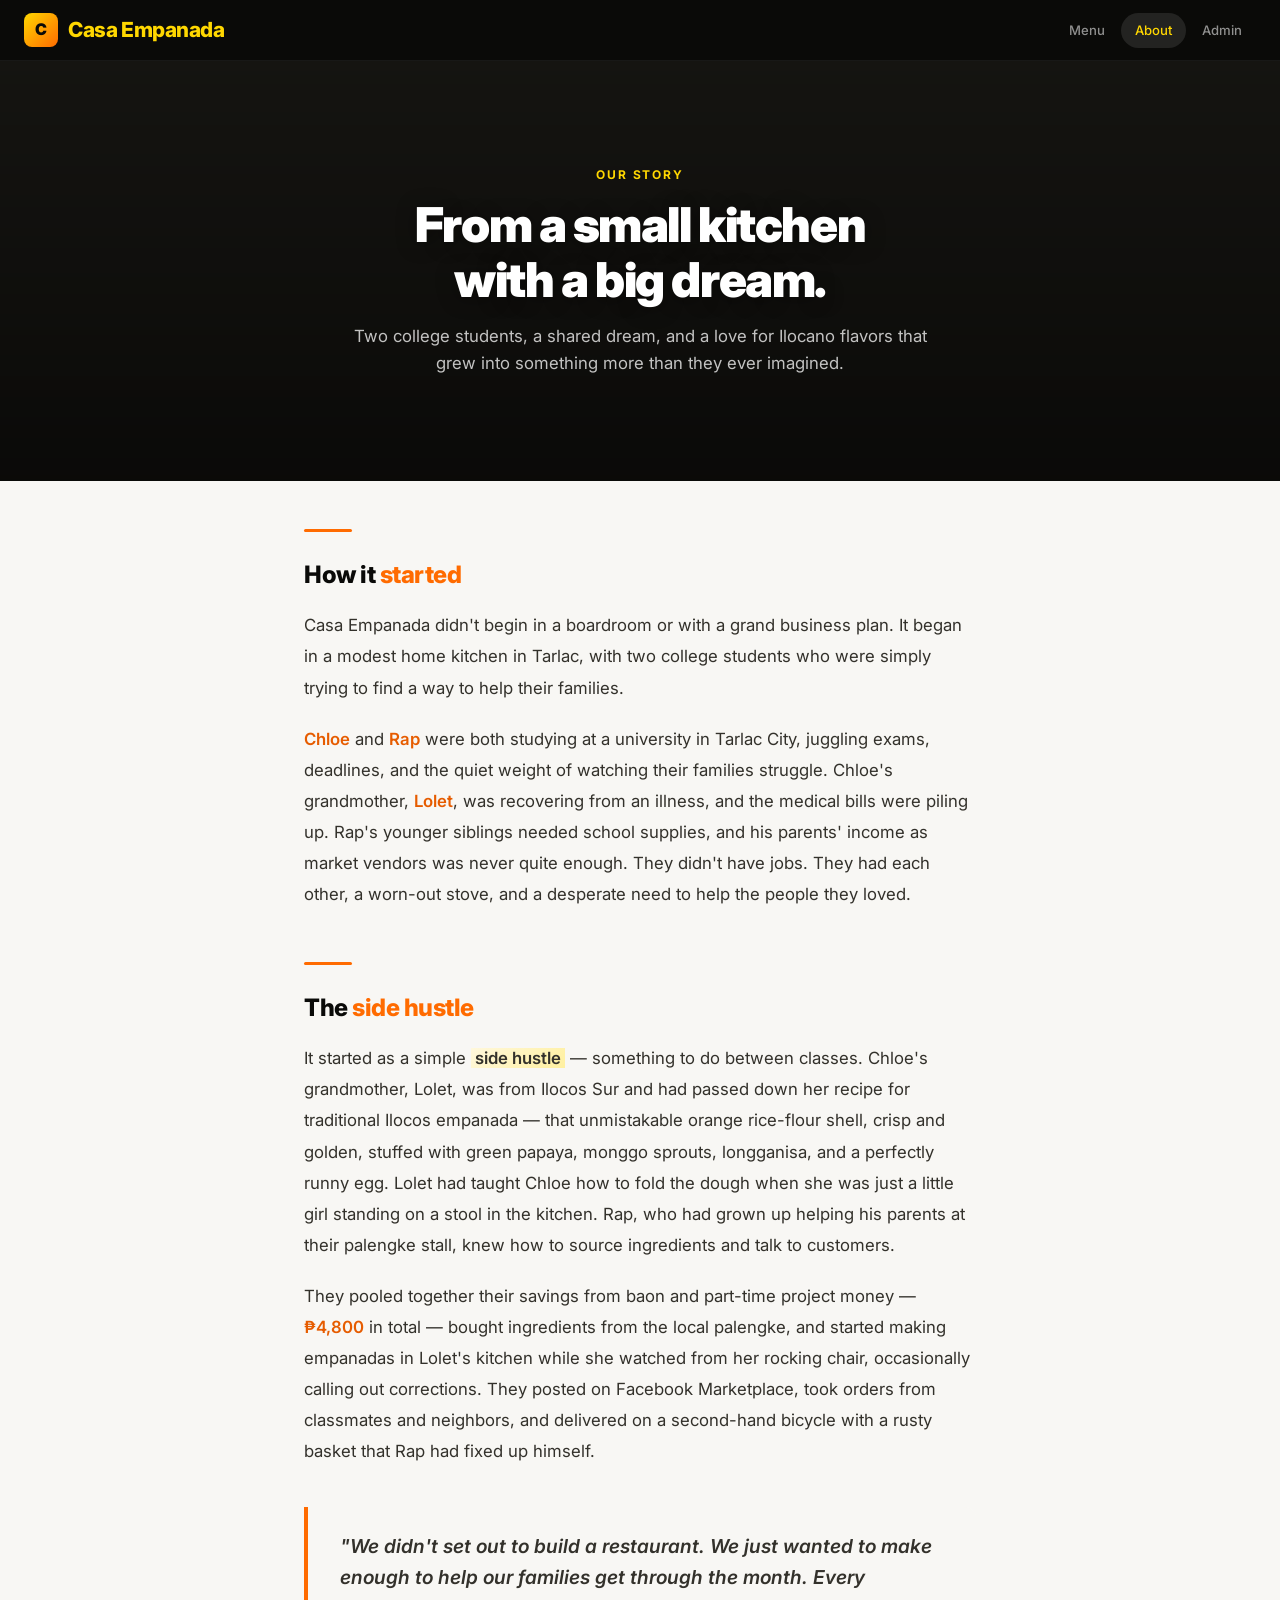
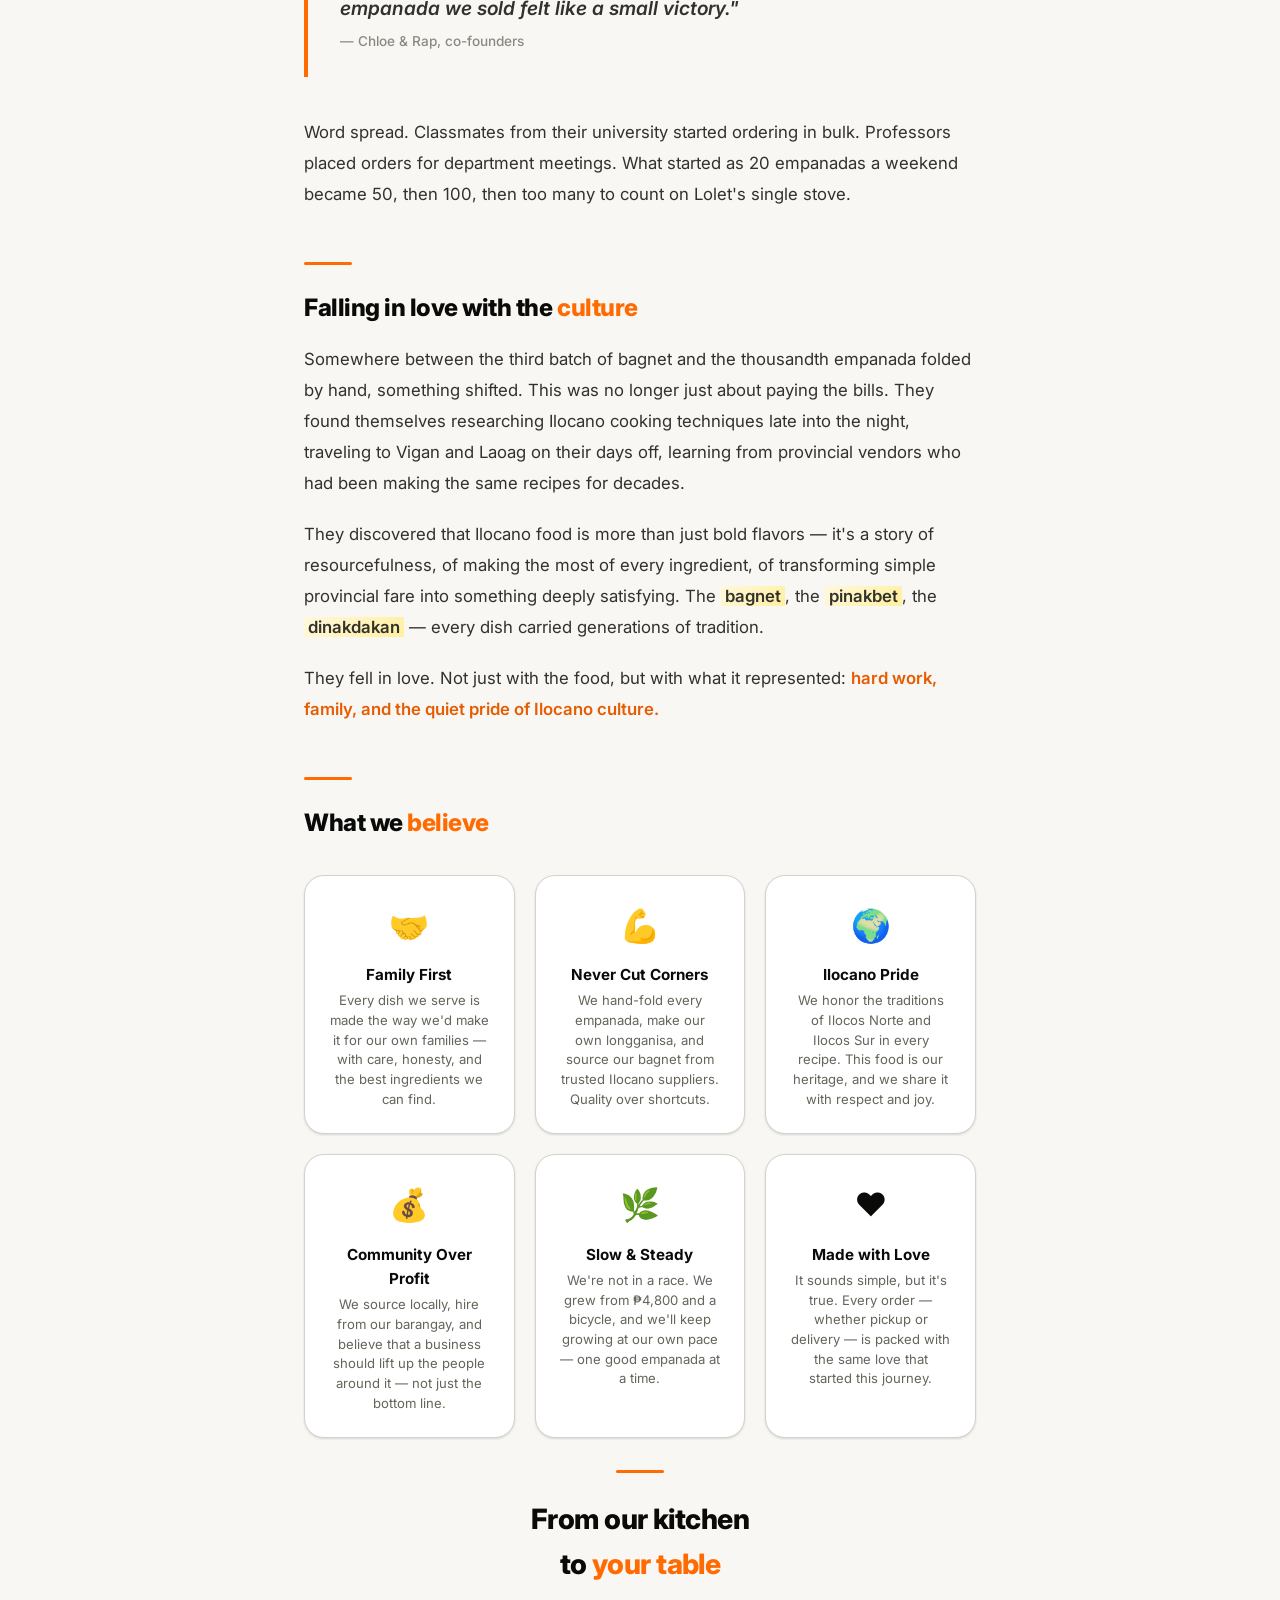
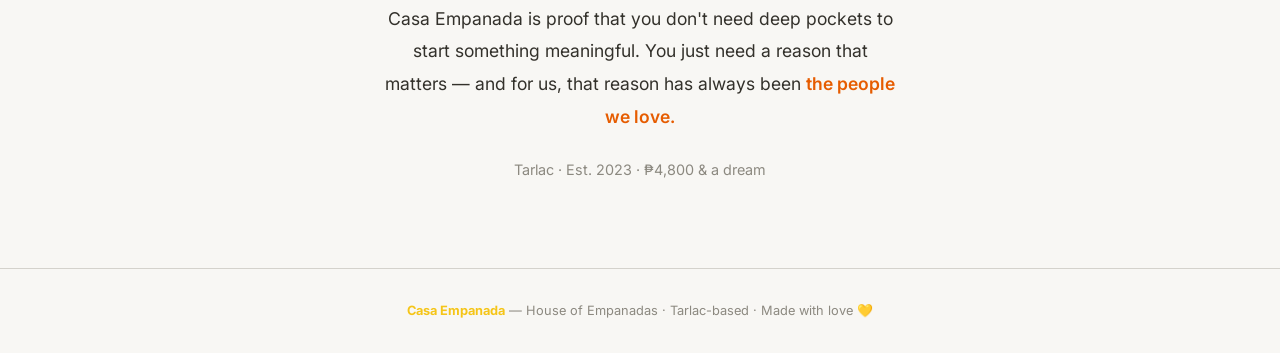
<file: about.html>
<!DOCTYPE html>
<html lang="en">
<head>
<meta charset="UTF-8">
<meta name="viewport" content="width=device-width, initial-scale=1.0">
<title>About Us — Casa Empanada</title>
<link rel="stylesheet" href="css/style.css">
<style>
  .about-hero {
    position: relative;
    min-height: 420px;
    display: flex;
    align-items: center;
    justify-content: center;
    overflow: hidden;
    background: var(--black-soft);
  }

  .about-hero-bg {
    position: absolute;
    inset: 0;
    background-image: url('https://images.unsplash.com/photo-1551218808-94e220e084d2?w=1600&q=80');
    background-size: cover;
    background-position: center 30%;
    filter: brightness(0.3) saturate(1.1);
  }

  .about-hero-bg::after {
    content: '';
    position: absolute;
    inset: 0;
    background: linear-gradient(180deg, rgba(0,0,0,0.2), rgba(0,0,0,0.6));
  }

  .about-hero-content {
    position: relative;
    z-index: 1;
    text-align: center;
    padding: 4rem 1.5rem;
    max-width: 640px;
  }

  .about-hero-content .label {
    font-size: 0.75rem;
    color: var(--yellow-400);
    letter-spacing: 0.15em;
    text-transform: uppercase;
    font-weight: 700;
    margin-bottom: 0.75rem;
  }

  .about-hero-content h1 {
    font-size: 3rem;
    font-weight: 900;
    letter-spacing: -0.03em;
    line-height: 1.15;
    color: white;
    text-shadow: 0 2px 20px rgba(0,0,0,0.4);
  }

  .about-hero-content p {
    color: rgba(255,255,255,0.75);
    font-size: 1.05rem;
    margin-top: 1rem;
    line-height: 1.6;
  }

  .about-section {
    max-width: 720px;
    margin: 0 auto;
    padding: 3rem 1.5rem 2rem;
  }

  .about-section:last-of-type {
    padding-bottom: 4rem;
  }

  .story-text {
    font-size: 1.05rem;
    line-height: 1.85;
    color: var(--neutral-700);
  }

  .story-text p {
    margin-bottom: 1.25rem;
  }

  .story-text .highlight {
    color: var(--orange-600);
    font-weight: 600;
  }

  .story-text .emph {
    background: linear-gradient(135deg, var(--yellow-100), var(--yellow-200));
    padding: 0 4px;
    font-weight: 600;
  }

  .pull-quote {
    margin: 2.5rem 0;
    padding: 1.5rem 2rem;
    border-left: 4px solid var(--orange-500);
    background: var(--neutral-50);
    border-radius: 0 var(--radius-md) var(--radius-md) 0;
    font-size: 1.2rem;
    font-weight: 600;
    font-style: italic;
    color: var(--neutral-700);
    line-height: 1.6;
  }

  .pull-quote cite {
    display: block;
    margin-top: 0.5rem;
    font-size: 0.85rem;
    font-weight: 500;
    font-style: normal;
    color: var(--neutral-400);
  }

  .values-grid {
    display: grid;
    grid-template-columns: repeat(3, 1fr);
    gap: 1.25rem;
    margin-top: 2rem;
  }

  .value-card {
    background: white;
    border-radius: var(--radius-lg);
    padding: 1.5rem;
    text-align: center;
    border: 1px solid var(--neutral-200);
    box-shadow: var(--shadow-sm);
    transition: var(--transition);
  }

  .value-card:hover {
    transform: translateY(-3px);
    box-shadow: var(--shadow-md);
  }

  .value-card .icon {
    font-size: 2rem;
    margin-bottom: 0.75rem;
  }

  .value-card h3 {
    font-size: 0.95rem;
    font-weight: 700;
    margin-bottom: 4px;
  }

  .value-card p {
    font-size: 0.82rem;
    color: var(--neutral-500);
    line-height: 1.5;
  }

  .section-title {
    font-size: 1.5rem;
    font-weight: 800;
    letter-spacing: -0.02em;
    margin-bottom: 1rem;
    color: var(--neutral-900);
  }

  .section-title .accent {
    color: var(--orange-500);
  }

  .divider-line {
    width: 48px;
    height: 3px;
    background: var(--orange-500);
    border-radius: 2px;
    margin-bottom: 1.5rem;
  }

  @media (max-width: 640px) {
    .about-hero-content h1 { font-size: 2rem; }
    .about-hero { min-height: 320px; }
    .about-section { padding: 2rem 1rem; }
    .values-grid { grid-template-columns: 1fr; }
    .pull-quote { padding: 1.25rem; font-size: 1.05rem; }
    .story-text { font-size: 0.95rem; }
  }
</style>
</head>
<body>

<header class="site-header">
  <div class="header-inner">
    <a href="index.html" class="logo">
      <span class="logo-icon">C</span>
      Casa Empanada
    </a>
    <nav class="site-nav">
      <a href="index.html">Menu</a>
      <a href="about.html" class="active">About</a>
      <a href="admin/login.html">Admin</a>
    </nav>
  </div>
</header>

<div class="about-hero">
  <div class="about-hero-bg"></div>
  <div class="about-hero-content animate-in">
    <div class="label">Our Story</div>
    <h1>From a small kitchen<br>with a big dream.</h1>
    <p>Two college students, a shared dream, and a love for Ilocano flavors that grew into something more than they ever imagined.</p>
  </div>
</div>

<div class="about-section">
  <div class="divider-line"></div>
  <h2 class="section-title">How it <span class="accent">started</span></h2>

  <div class="story-text">
    <p>
      Casa Empanada didn't begin in a boardroom or with a grand business plan. It began in a modest home kitchen in Tarlac,
      with two college students who were simply trying to find a way to help their families.
    </p>

    <p>
      <span class="highlight">Chloe</span> and <span class="highlight">Rap</span> were both studying at a university in Tarlac City,
      juggling exams, deadlines, and the quiet weight of watching their families struggle.
      Chloe's grandmother, <span class="highlight">Lolet</span>, was recovering from an illness, and the medical bills were piling up.
      Rap's younger siblings needed school supplies, and his parents' income as market vendors was never quite enough.
      They didn't have jobs. They had each other, a worn-out stove, and a desperate need to help the people they loved.
    </p>
  </div>
</div>

<div class="about-section" style="padding-top:0;">
  <div class="divider-line"></div>
  <h2 class="section-title">The <span class="accent">side hustle</span></h2>

  <div class="story-text">
    <p>
      It started as a simple <span class="emph">side hustle</span> — something to do between classes.
      Chloe's grandmother, Lolet, was from Ilocos Sur and had passed down her recipe for traditional
      Ilocos empanada — that unmistakable orange rice-flour shell, crisp and golden, stuffed with
      green papaya, monggo sprouts, longganisa, and a perfectly runny egg. Lolet had taught Chloe
      how to fold the dough when she was just a little girl standing on a stool in the kitchen.
      Rap, who had grown up helping his parents at their palengke stall, knew how to source
      ingredients and talk to customers.
    </p>

    <p>
      They pooled together their savings from baon and part-time project money —
      <span class="highlight">&#x20B1;4,800</span> in total — bought ingredients from the local palengke,
      and started making empanadas in Lolet's kitchen while she watched from her rocking chair,
      occasionally calling out corrections. They posted on Facebook Marketplace, took orders from
      classmates and neighbors, and delivered on a second-hand bicycle with a rusty basket
      that Rap had fixed up himself.
    </p>
  </div>

  <div class="pull-quote">
    "We didn't set out to build a restaurant. We just wanted to make enough to help our families 
    get through the month. Every empanada we sold felt like a small victory."
    <cite>&mdash; Chloe & Rap, co-founders</cite>
  </div>

  <div class="story-text">
    <p>
      Word spread. Classmates from their university started ordering in bulk. Professors placed
      orders for department meetings. What started as 20 empanadas a weekend became 50,
      then 100, then too many to count on Lolet's single stove.
    </p>
  </div>
</div>

<div class="about-section" style="padding-top:0;">
  <div class="divider-line"></div>
  <h2 class="section-title">Falling in love with the <span class="accent">culture</span></h2>

  <div class="story-text">
    <p>
      Somewhere between the third batch of bagnet and the thousandth empanada folded by hand, 
      something shifted. This was no longer just about paying the bills. 
      They found themselves researching Ilocano cooking techniques late into the night, 
      traveling to Vigan and Laoag on their days off, learning from provincial vendors who had 
      been making the same recipes for decades.
    </p>

    <p>
      They discovered that Ilocano food is more than just bold flavors — it's a story of 
      resourcefulness, of making the most of every ingredient, of transforming simple 
      provincial fare into something deeply satisfying. The <span class="emph">bagnet</span>, 
      the <span class="emph">pinakbet</span>, the <span class="emph">dinakdakan</span> — 
      every dish carried generations of tradition.
    </p>

    <p>
      They fell in love. Not just with the food, but with what it represented: 
      <span class="highlight">hard work, family, and the quiet pride of Ilocano culture.</span>
    </p>
  </div>
</div>

<div class="about-section" style="padding-top:0;">
  <div class="divider-line"></div>
  <h2 class="section-title">What we <span class="accent">believe</span></h2>

  <div class="values-grid">
    <div class="value-card">
      <div class="icon">&#x1F91D;</div>
      <h3>Family First</h3>
      <p>Every dish we serve is made the way we'd make it for our own families — with care, honesty, and the best ingredients we can find.</p>
    </div>
    <div class="value-card">
      <div class="icon">&#x1F4AA;</div>
      <h3>Never Cut Corners</h3>
      <p>We hand-fold every empanada, make our own longganisa, and source our bagnet from trusted Ilocano suppliers. Quality over shortcuts.</p>
    </div>
    <div class="value-card">
      <div class="icon">&#x1F30D;</div>
      <h3>Ilocano Pride</h3>
      <p>We honor the traditions of Ilocos Norte and Ilocos Sur in every recipe. This food is our heritage, and we share it with respect and joy.</p>
    </div>
    <div class="value-card">
      <div class="icon">&#x1F4B0;</div>
      <h3>Community Over Profit</h3>
      <p>We source locally, hire from our barangay, and believe that a business should lift up the people around it — not just the bottom line.</p>
    </div>
    <div class="value-card">
      <div class="icon">&#x1F33F;</div>
      <h3>Slow & Steady</h3>
      <p>We're not in a race. We grew from &#x20B1;4,800 and a bicycle, and we'll keep growing at our own pace — one good empanada at a time.</p>
    </div>
    <div class="value-card">
      <div class="icon">&#x2764;&#xFE0F;</div>
      <h3>Made with Love</h3>
      <p>It sounds simple, but it's true. Every order — whether pickup or delivery — is packed with the same love that started this journey.</p>
    </div>
  </div>
</div>

<div class="about-section" style="padding-top:0;text-align:center;max-width:560px;">
  <div class="divider-line" style="margin:0 auto 1.5rem;"></div>
  <h2 class="section-title" style="font-size:1.75rem;">From our kitchen<br>to <span class="accent">your table</span></h2>
  <div class="story-text" style="text-align:center;">
    <p style="font-size:1.1rem;">
      Casa Empanada is proof that you don't need deep pockets to start something meaningful. 
      You just need a reason that matters — and for us, that reason has always been 
      <span class="highlight">the people we love.</span>
    </p>
    <p style="color:var(--neutral-400);font-size:0.9rem;margin-top:1.5rem;">
      Tarlac &middot; Est. 2023 &middot; &#x20B1;4,800 & a dream
    </p>
  </div>
</div>

<footer style="border-top:1px solid var(--neutral-200);padding:2rem;text-align:center;">
  <div style="max-width:1280px;margin:0 auto;font-size:0.8rem;color:var(--neutral-400);">
    <span style="font-weight:700;color:var(--yellow-500);">Casa Empanada</span> &mdash; House of Empanadas &middot; Tarlac-based &middot; Made with love &#x1F49B;
  </div>
</footer>

</body>
</html>
</file>
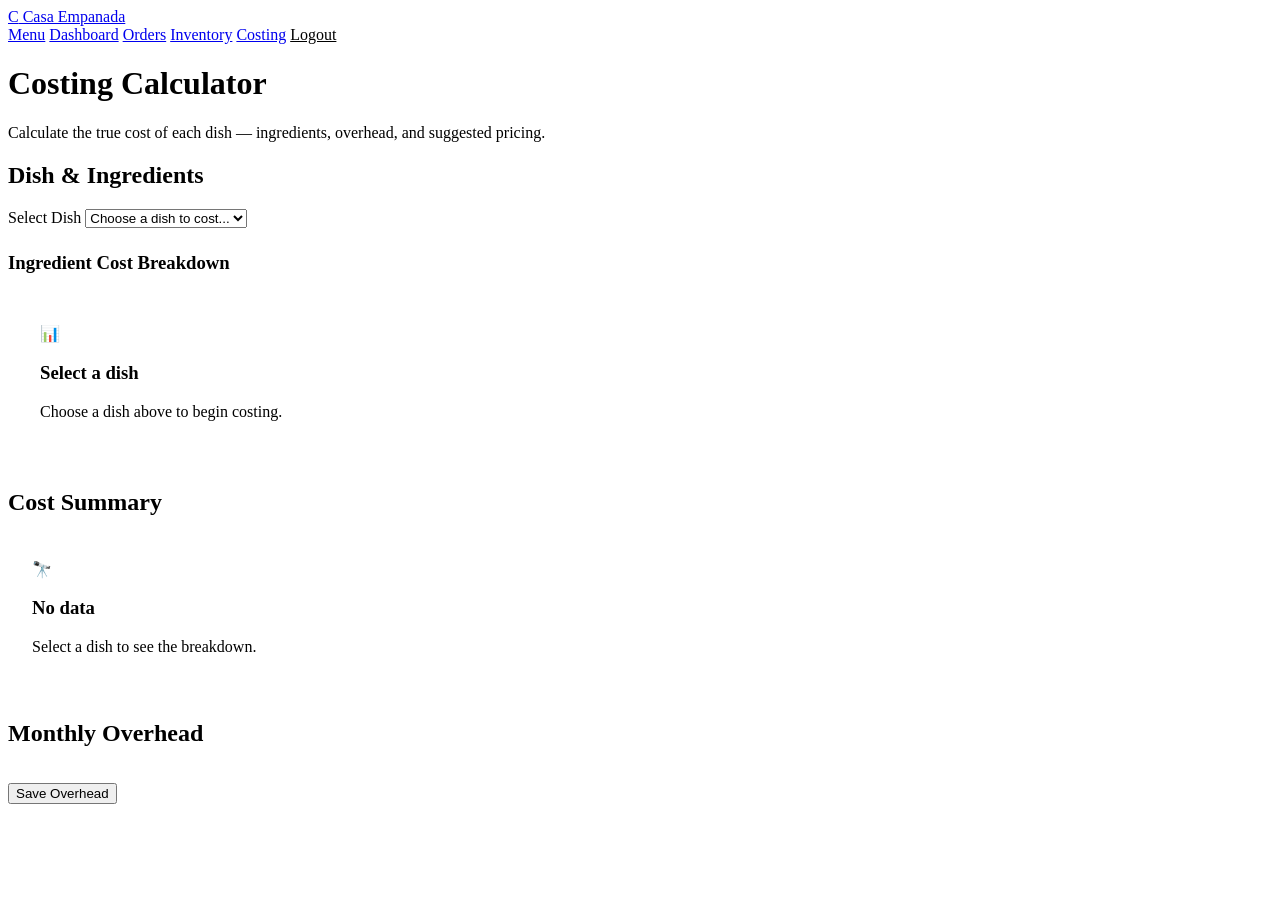
<file: admin/calculator.html>
<!DOCTYPE html>
<html lang="en">
<head>
  <meta charset="UTF-8">
  <meta name="viewport" content="width=device-width, initial-scale=1.0">
  <title>Costing Calculator — Casa Empanada</title>
  <link rel="stylesheet" href="https://casa-empanada.pages.dev/css/style.css">
</head>
<body>
  <header class="site-header">
    <div class="header-inner">
      <a href="https://casa-empanada.pages.dev/" class="logo">
        <span class="logo-icon">C</span>
        Casa Empanada
      </a>
      <nav class="site-nav">
        <a href="https://casa-empanada.pages.dev/">Menu</a>
        <a href="dashboard.html">Dashboard</a>
        <a href="orders.html">Orders</a>
        <a href="inventory.html">Inventory</a>
        <a href="calculator.html" class="active">Costing</a>
        <a href="login.html" onclick="Auth.logout()" style="color:var(--orange-500);">Logout</a>
      </nav>
    </div>
  </header>

  <main class="page">
    <div class="page-header">
      <h1>Costing Calculator</h1>
      <p>Calculate the true cost of each dish — ingredients, overhead, and suggested pricing.</p>
    </div>

    <div class="calc-layout">
      <div class="card">
        <div class="card-header">
          <h2>Dish & Ingredients</h2>
        </div>

        <div class="form-group">
          <label for="calcDish">Select Dish</label>
          <select class="form-select" id="calcDish">
            <option value="">Choose a dish to cost...</option>
          </select>
        </div>

        <div class="card-header" style="margin-top:1.5rem;">
          <h3>Ingredient Cost Breakdown</h3>
        </div>

        <div id="ingredientCosts">
          <div class="empty-state" style="padding:2rem;">
            <div class="icon">&#x1F4CA;</div>
            <h3>Select a dish</h3>
            <p>Choose a dish above to begin costing.</p>
          </div>
        </div>
      </div>

      <div>
        <div class="card calc-result">
          <div class="card-header">
            <h2>Cost Summary</h2>
          </div>
          <div id="resultContent">
            <div class="empty-state" style="padding:1.5rem;">
              <div class="icon">&#x1F52D;</div>
              <h3>No data</h3>
              <p>Select a dish to see the breakdown.</p>
            </div>
          </div>
        </div>

        <div class="card" style="margin-top:1.5rem;">
          <div class="card-header">
            <h2>Monthly Overhead</h2>
          </div>
          <div id="overheadFields"></div>
          <button class="btn btn-primary btn-sm" style="margin-top:1rem;" onclick="saveOverhead()">Save Overhead</button>
        </div>
      </div>
    </div>
  </main>

  <script>window.API_BASE = 'https://casa-empanada.pages.dev/api';</script>
  <script src="https://casa-empanada.pages.dev/js/data.js"></script>
  <script src="https://casa-empanada.pages.dev/js/api.js"></script>
  <script src="https://casa-empanada.pages.dev/js/auth.js"></script>
  <script>
    if (!Auth.guard()) {}

    const DEFAULT_PRESETS = {
      'Traditional Ilocos Empanada': [
        { name: 'Rice Flour', qty: 0.15, unit: 'kg', cost: 7.60 },
        { name: 'Green Papaya', qty: 0.08, unit: 'kg', cost: 4.80 },
        { name: 'Monggo Sprouts', qty: 0.05, unit: 'kg', cost: 4.00 },
        { name: 'Longganisa (bulk)', qty: 0.04, unit: 'kg', cost: 9.60 },
        { name: 'Eggs', qty: 1, unit: 'pcs', cost: 5.00 },
        { name: 'Cooking Oil', qty: 0.03, unit: 'L', cost: 2.20 },
      ],
      'Special Bagnet Empanada': [
        { name: 'Rice Flour', qty: 0.15, unit: 'kg', cost: 7.60 },
        { name: 'Bagnet', qty: 0.08, unit: 'kg', cost: 28.80 },
        { name: 'Green Papaya', qty: 0.05, unit: 'kg', cost: 3.00 },
        { name: 'Eggs', qty: 1, unit: 'pcs', cost: 5.00 },
        { name: 'Cooking Oil', qty: 0.03, unit: 'L', cost: 2.20 },
      ],
      'Garlic Longganisa': [
        { name: 'Longganisa (bulk)', qty: 0.15, unit: 'kg', cost: 36.00 },
        { name: 'Eggs', qty: 2, unit: 'pcs', cost: 10.00 },
        { name: 'Cooking Oil', qty: 0.02, unit: 'L', cost: 1.40 },
      ],
      'Bagnet Kare-Kare': [
        { name: 'Bagnet', qty: 0.15, unit: 'kg', cost: 54.00 },
        { name: 'Peanut Butter', qty: 0.04, unit: 'kg', cost: 6.40 },
        { name: 'Cooking Oil', qty: 0.02, unit: 'L', cost: 1.40 },
      ],
      'Sizzling Sisig': [
        { name: 'Eggs', qty: 1, unit: 'pcs', cost: 5.00 },
        { name: 'Calamansi', qty: 0.01, unit: 'kg', cost: 1.20 },
        { name: 'Cooking Oil', qty: 0.02, unit: 'L', cost: 1.40 },
      ],
    };

    let currentDish = '';

    function getIngredients(name) {
      const saved = (DB.expenses.dishCosts || {})[name];
      return saved || DEFAULT_PRESETS[name] || [
        { name: 'Rice Flour', qty: 0.1, unit: 'kg', cost: 5.00 },
        { name: 'Cooking Oil', qty: 0.02, unit: 'L', cost: 1.40 },
      ];
    }

    function populateDishSelect() {
      const sel = document.getElementById('calcDish');
      const dishes = DB.dishes.filter(d => d.available);
      dishes.forEach(d => {
        const opt = document.createElement('option');
        opt.value = d.name;
        opt.textContent = `${d.emoji || ''} ${d.name} — ₱${d.price.toFixed(2)}`;
        sel.appendChild(opt);
      });
    }

    function renderOverhead() {
      const container = document.getElementById('overheadFields');
      const overhead = DB.expenses.overhead;
      const fields = [
        { key: 'rent', label: 'Rent', icon: '\u{1F3E2}' },
        { key: 'utilities', label: 'Utilities', icon: '\u{26A1}' },
        { key: 'labor', label: 'Labor', icon: '\u{1F468}\u200D\u{1F373}' },
        { key: 'marketing', label: 'Marketing', icon: '\u{1F4E2}' },
        { key: 'misc', label: 'Miscellaneous', icon: '\u{1F4B0}' },
      ];
      container.innerHTML = fields.map(f => `
        <div class="cost-item">
          <span class="label">${f.icon} ${f.label}</span>
          <span style="display:flex;align-items:center;gap:8px;">
            <span>₱</span>
            <input type="number" class="form-input" style="width:100px;padding:6px 10px;text-align:right;" value="${overhead[f.key]}" data-key="${f.key}">
          </span>
        </div>
      `).join('');
    }

    function saveOverhead() {
      const overhead = DB.expenses.overhead;
      document.querySelectorAll('#overheadFields input').forEach(inp => {
        overhead[inp.dataset.key] = parseFloat(inp.value) || 0;
      });
      DB.sync.updateExpenses({ overhead });
      DB.toast('Overhead saved');
      calculateCost();
    }

    function readIngredientInputs() {
      const rows = document.querySelectorAll('#ingredientRows .ing-row');
      return Array.from(rows).map(row => ({
        name: row.querySelector('.ing-name').value.trim(),
        qty: parseFloat(row.querySelector('.ing-qty').value) || 0,
        unit: row.querySelector('.ing-unit').value,
        cost: parseFloat(row.querySelector('.ing-cost').value) || 0,
      })).filter(i => i.name);
    }

    function saveIngredients() {
      if (!currentDish) return;
      const ingredients = readIngredientInputs();
      const costs = { ...(DB.expenses.dishCosts || {}) };
      costs[currentDish] = ingredients;
      DB.sync.updateExpenses({ dishCosts: costs });
      DB.toast('Ingredients saved for ' + currentDish);
      calculateCost();
    }

    function renderIngredientEditor(dishName) {
      currentDish = dishName;
      const ingredients = getIngredients(dishName);
      const container = document.getElementById('ingredientCosts');

      container.innerHTML = `
        <div id="ingredientRows" style="display:grid;gap:6px;">
          ${ingredients.map((i, idx) => `
            <div class="ing-row" style="display:flex;gap:6px;align-items:center;flex-wrap:wrap;">
              <input class="form-input ing-name" value="${i.name}" placeholder="Ingredient" style="flex:2;min-width:100px;padding:6px 8px;">
              <input type="number" class="form-input ing-qty" value="${i.qty}" step="0.001" style="width:70px;padding:6px 8px;text-align:right;">
              <select class="form-select ing-unit" style="width:65px;padding:6px 4px;">
                ${['kg','g','L','ml','pcs','packs'].map(u => `<option value="${u}" ${i.unit === u ? 'selected' : ''}>${u}</option>`).join('')}
              </select>
              <span style="font-size:0.85rem;color:var(--neutral-400);">₱</span>
              <input type="number" class="form-input ing-cost" value="${i.cost}" step="0.01" style="width:80px;padding:6px 8px;text-align:right;">
              <button class="btn btn-danger btn-sm" onclick="this.closest('.ing-row').remove(); saveIngredients();" style="padding:4px 8px;font-size:0.8rem;">&times;</button>
            </div>
          `).join('')}
        </div>
        <div style="display:flex;gap:8px;margin-top:10px;">
          <button class="btn btn-ghost btn-sm" onclick="addIngredientRow()">+ Add Ingredient</button>
          <button class="btn btn-primary btn-sm" onclick="saveIngredients()">Save Ingredients</button>
        </div>
        <div class="cost-total" style="margin-top:10px;border-top-color:var(--orange-300);">
          <span>Ingredient Total</span>
          <span>₱<span id="ingredientTotal">${ingredients.reduce((s, i) => s + i.cost, 0).toFixed(2)}</span></span>
        </div>
      `;
      calculateCost();
    }

    function addIngredientRow() {
      const rows = document.getElementById('ingredientRows');
      const row = document.createElement('div');
      row.className = 'ing-row';
      row.style.cssText = 'display:flex;gap:6px;align-items:center;flex-wrap:wrap;';
      row.innerHTML = `
        <input class="form-input ing-name" placeholder="Ingredient" style="flex:2;min-width:100px;padding:6px 8px;">
        <input type="number" class="form-input ing-qty" value="0" step="0.001" style="width:70px;padding:6px 8px;text-align:right;">
        <select class="form-select ing-unit" style="width:65px;padding:6px 4px;">
          ${['kg','g','L','ml','pcs','packs'].map(u => `<option value="${u}">${u}</option>`).join('')}
        </select>
        <span style="font-size:0.85rem;color:var(--neutral-400);">₱</span>
        <input type="number" class="form-input ing-cost" value="0" step="0.01" style="width:80px;padding:6px 8px;text-align:right;">
        <button class="btn btn-danger btn-sm" onclick="this.closest('.ing-row').remove(); saveIngredients();" style="padding:4px 8px;font-size:0.8rem;">&times;</button>
      `;
      rows.appendChild(row);
      row.querySelector('.ing-name').focus();
    }

    function calculateCost() {
      const dishName = document.getElementById('calcDish').value;
      const resultContainer = document.getElementById('resultContent');

      if (!dishName || dishName !== currentDish) {
        if (!dishName) {
          document.getElementById('ingredientCosts').innerHTML = '<div class="empty-state" style="padding:2rem;"><div class="icon">\u{1F4CA}</div><h3>Select a dish</h3><p>Choose a dish above to begin costing.</p></div>';
          resultContainer.innerHTML = '<div class="empty-state" style="padding:1.5rem;"><div class="icon">\u{1F52D}</div><h3>No data</h3><p>Select a dish to see the breakdown.</p></div>';
        }
        return;
      }

      const ingredients = readIngredientInputs();
      const ingredientTotal = ingredients.reduce((s, i) => s + i.cost, 0);
      document.getElementById('ingredientTotal').textContent = ingredientTotal.toFixed(2);

      const dish = DB.dishes.find(d => d.name === dishName);
      const menuPrice = dish ? dish.price : 0;

      const overhead = DB.expenses.overhead;
      const totalMonthlyOverhead = Object.values(overhead).reduce((s, v) => s + (parseFloat(v) || 0), 0);
      const estimatedDishesPerMonth = menuPrice > 0 ? Math.max(200, Math.round(120000 / menuPrice)) : 300;
      const overheadPerDish = totalMonthlyOverhead / estimatedDishesPerMonth;

      const totalCost = ingredientTotal + overheadPerDish;
      const suggestedPrice = totalCost * 3;
      const profitMargin = menuPrice > 0 ? ((menuPrice - totalCost) / menuPrice * 100) : 0;
      const foodCostPct = menuPrice > 0 ? (totalCost / menuPrice * 100) : 0;

      resultContainer.innerHTML = `
        <div class="cost-item">
          <span class="label">Ingredients</span>
          <span class="value">₱${ingredientTotal.toFixed(2)}</span>
        </div>
        <div class="cost-item">
          <span class="label">Overhead (per dish)</span>
          <span class="value">₱${overheadPerDish.toFixed(2)}</span>
        </div>
        <div class="cost-item">
          <span class="label">Est. dishes/month</span>
          <span class="value">${estimatedDishesPerMonth}</span>
        </div>
        <div class="cost-total">
          <span>True Cost / Dish</span>
          <span style="color:var(--orange-500);">₱${totalCost.toFixed(2)}</span>
        </div>
        ${menuPrice > 0 ? `
          <div class="cost-item" style="margin-top:8px;padding-top:12px;border-top:1px solid var(--neutral-200);">
            <span class="label">Current Menu Price</span>
            <span class="value">₱${menuPrice.toFixed(2)}</span>
          </div>
          <div class="cost-item">
            <span class="label">Food Cost %</span>
            <span class="value badge ${foodCostPct > 35 ? 'badge-warning' : 'badge-success'}" style="font-size:0.9rem;">${foodCostPct.toFixed(1)}%</span>
          </div>
          <div class="cost-item">
            <span class="label">Profit Margin</span>
            <span class="value" style="font-weight:700;color:${profitMargin < 20 ? '#DC2626' : '#16A34A'};">${profitMargin.toFixed(1)}%</span>
          </div>
        ` : `
          <div class="cost-item" style="margin-top:8px;padding-top:12px;border-top:1px solid var(--neutral-200);">
            <span class="label">Suggested Price (3x cost)</span>
            <span class="value" style="font-weight:700;color:var(--orange-500);">₱${suggestedPrice.toFixed(2)}</span>
          </div>
        `}
        <div style="margin-top:16px;padding:12px;background:var(--orange-50);border-radius:var(--radius-sm);font-size:0.8rem;color:var(--orange-800);">
          <strong>Pro tip:</strong> Target a food cost between 25–35%. Adjust portion sizes or suppliers to optimize margins.
        </div>
      `;
    }

    document.getElementById('calcDish').addEventListener('change', function() {
      const name = this.value;
      if (name) renderIngredientEditor(name);
      else calculateCost();
    });

    document.addEventListener('DOMContentLoaded', () => {
      populateDishSelect();
      renderOverhead();
    });
  </script>
</body>
</html>
</file>
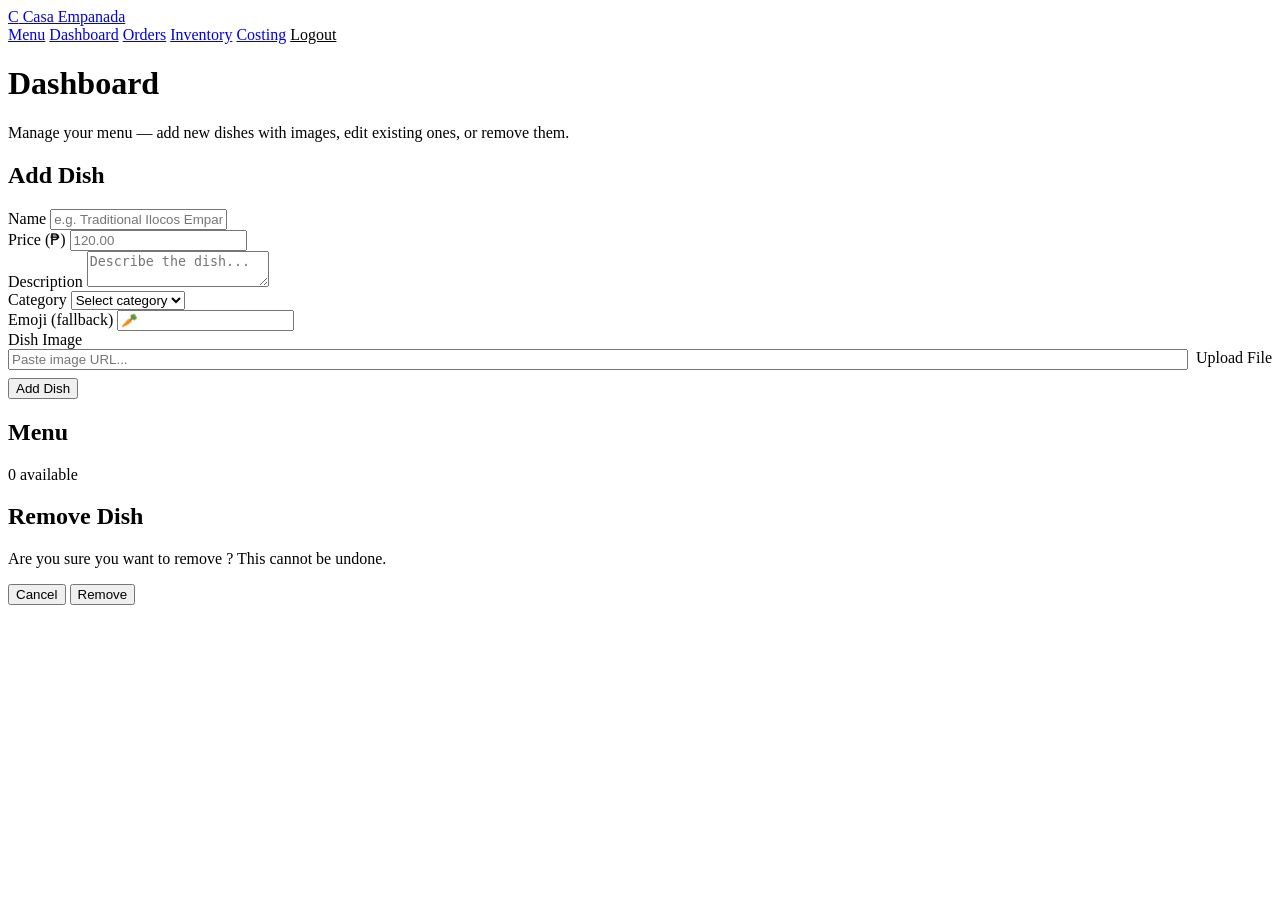
<file: admin/dashboard.html>
<!DOCTYPE html>
<html lang="en">
<head>
  <meta charset="UTF-8">
  <meta name="viewport" content="width=device-width, initial-scale=1.0">
  <title>Dashboard — Casa Empanada</title>
  <link rel="stylesheet" href="https://casa-empanada.pages.dev/css/style.css">
</head>
<body>
  <header class="site-header">
    <div class="header-inner">
      <a href="https://casa-empanada.pages.dev/" class="logo">
        <span class="logo-icon">C</span>
        Casa Empanada
      </a>
      <nav class="site-nav">
        <a href="https://casa-empanada.pages.dev/">Menu</a>
        <a href="dashboard.html" class="active">Dashboard</a>
        <a href="orders.html">Orders</a>
        <a href="inventory.html">Inventory</a>
        <a href="calculator.html">Costing</a>
        <a href="login.html" onclick="Auth.logout()" style="color:var(--orange-500);">Logout</a>
      </nav>
    </div>
  </header>

  <main class="page">
    <div class="page-header">
      <h1>Dashboard</h1>
      <p>Manage your menu — add new dishes with images, edit existing ones, or remove them.</p>
    </div>

    <div class="admin-layout">
      <div class="card">
        <div class="card-header">
          <h2>Add Dish</h2>
        </div>
        <form id="dishForm" autocomplete="off">
          <div class="form-row">
            <div class="form-group">
              <label for="dishName">Name</label>
              <input type="text" class="form-input" id="dishName" placeholder="e.g. Traditional Ilocos Empanada" required>
            </div>
            <div class="form-group">
              <label for="dishPrice">Price (₱)</label>
              <input type="number" class="form-input" id="dishPrice" placeholder="120.00" step="0.25" min="0" required>
            </div>
          </div>
          <div class="form-group">
            <label for="dishDesc">Description</label>
            <textarea class="form-textarea" id="dishDesc" placeholder="Describe the dish..." required></textarea>
          </div>
          <div class="form-row">
            <div class="form-group">
              <label for="dishCategory">Category</label>
              <select class="form-select" id="dishCategory" required>
                <option value="">Select category</option>
                <option value="Empanadas">Empanadas</option>
                <option value="Appetizers">Appetizers</option>
                <option value="Rice Meals">Rice Meals</option>
                <option value="Noodles">Noodles</option>
                <option value="Desserts">Desserts</option>
                <option value="Beverages">Beverages</option>
              </select>
            </div>
            <div class="form-group">
              <label for="dishEmoji">Emoji (fallback)</label>
              <input type="text" class="form-input" id="dishEmoji" placeholder="&#x1F955;" maxlength="4">
            </div>
          </div>
          <div class="form-group">
            <label>Dish Image</label>
            <div style="display:flex;gap:8px;flex-wrap:wrap;">
              <input type="text" class="form-input" id="dishImageURL" placeholder="Paste image URL..." style="flex:1;min-width:180px;">
              <label class="btn btn-secondary" style="cursor:pointer;">
                Upload File
                <input type="file" id="dishImageFile" accept="image/*" style="display:none;">
              </label>
            </div>
            <div id="imagePreview" style="display:none;margin-top:8px;position:relative;width:fit-content;">
              <img id="previewImg" style="height:100px;border-radius:var(--radius-sm);object-fit:cover;border:1px solid var(--neutral-200);">
              <button type="button" class="btn btn-ghost btn-sm" onclick="clearImage()" style="position:absolute;top:-8px;right:-8px;background:white;border-radius:50%;padding:4px 8px;box-shadow:var(--shadow-sm);font-size:0.8rem;">&times;</button>
            </div>
          </div>
          <div class="modal-actions" style="margin-top:0.5rem;">
            <input type="hidden" id="editId" value="">
            <input type="hidden" id="dishImageData" value="">
            <button type="submit" class="btn btn-primary btn-lg" id="submitBtn">Add Dish</button>
            <button type="button" class="btn btn-secondary" id="cancelEdit" style="display:none" onclick="cancelEdit()">Cancel</button>
          </div>
        </form>
      </div>

      <div class="card">
        <div class="card-header">
          <h2>Menu</h2>
          <span class="badge badge-success" id="menuCount">0 available</span>
        </div>
        <div id="dishList"></div>
      </div>
    </div>
  </main>

  <div class="modal-overlay" id="deleteModal">
    <div class="modal">
      <h2>Remove Dish</h2>
      <p style="color:var(--neutral-500);">Are you sure you want to remove <strong id="deleteName"></strong>? This cannot be undone.</p>
      <div class="modal-actions">
        <button class="btn btn-secondary" onclick="closeDeleteModal()">Cancel</button>
        <button class="btn btn-danger" id="confirmDelete">Remove</button>
      </div>
    </div>
  </div>

  <script>window.API_BASE = 'https://casa-empanada.pages.dev/api';</script>
  <script src="https://casa-empanada.pages.dev/js/data.js"></script>
  <script src="https://casa-empanada.pages.dev/js/api.js"></script>
  <script src="https://casa-empanada.pages.dev/js/auth.js"></script>
  <script>
    if (!Auth.guard()) {}

    let deleteTarget = null;
    let currentImageData = '';

    function handleImageUpload(file) {
      if (!file) return;
      const reader = new FileReader();
      reader.onload = e => {
        currentImageData = e.target.result;
        document.getElementById('dishImageData').value = currentImageData;
        showPreview(currentImageData);
      };
      reader.readAsDataURL(file);
    }

    document.getElementById('dishImageFile').addEventListener('change', e => {
      if (e.target.files?.[0]) handleImageUpload(e.target.files[0]);
    });

    document.getElementById('dishImageURL').addEventListener('input', function() {
      const url = this.value.trim();
      if (url && (url.startsWith('http') || url.startsWith('data:'))) {
        currentImageData = url;
        document.getElementById('dishImageData').value = url;
        showPreview(url);
      }
    });

    function showPreview(src) {
      const preview = document.getElementById('imagePreview');
      const img = document.getElementById('previewImg');
      img.src = src;
      preview.style.display = 'block';
    }

    function clearImage() {
      currentImageData = '';
      document.getElementById('dishImageData').value = '';
      document.getElementById('dishImageURL').value = '';
      document.getElementById('dishImageFile').value = '';
      document.getElementById('imagePreview').style.display = 'none';
    }

    function renderDishList() {
      const list = document.getElementById('dishList');
      const dishes = DB.dishes;
      document.getElementById('menuCount').textContent = dishes.filter(d => d.available).length + ' available';
      if (!dishes.length) {
        list.innerHTML = '<div class="empty-state"><div class="icon">&#x1F374;</div><h3>No dishes yet</h3><p>Add your first dish from the form.</p></div>';
        return;
      }
      list.innerHTML = dishes.map(d => `
        <div style="display:flex;align-items:center;justify-content:space-between;padding:12px 0;border-bottom:1px solid var(--neutral-100);${!d.available ? 'opacity:0.5;' : ''}">
          <div style="display:flex;align-items:center;gap:12px;flex:1;min-width:0;">
            ${d.image
              ? `<img src="${d.image}" style="width:44px;height:44px;border-radius:var(--radius-sm);object-fit:cover;flex-shrink:0;">`
              : `<span style="font-size:1.5rem;flex-shrink:0;">${d.emoji || '\u{1F955}'}</span>`
            }
            <div style="min-width:0;">
              <strong style="font-size:0.9rem;display:block;overflow:hidden;text-overflow:ellipsis;white-space:nowrap;">${d.name}</strong>
              <div style="font-size:0.8rem;color:var(--neutral-400);">${d.category} &middot; ₱${d.price.toFixed(2)}</div>
            </div>
          </div>
          <div style="display:flex;gap:6px;flex-shrink:0;">
            <span class="badge ${d.available ? 'badge-success' : 'badge-danger'}">${d.available ? 'available' : 'unavailable'}</span>
            <button class="btn btn-ghost btn-sm" onclick="toggleAvailability(${d.id})">${d.available ? 'Hide' : 'Show'}</button>
            <button class="btn btn-secondary btn-sm" onclick="editDish(${d.id})">Edit</button>
            <button class="btn btn-danger btn-sm" onclick="promptDelete(${d.id})">Remove</button>
          </div>
        </div>
      `).join('');
    }

    function submitDish(e) {
      e.preventDefault();
      const editId = document.getElementById('editId').value;
      const name = document.getElementById('dishName').value.trim();
      const price = parseFloat(document.getElementById('dishPrice').value);
      const desc = document.getElementById('dishDesc').value.trim();
      const category = document.getElementById('dishCategory').value;
      const emoji = document.getElementById('dishEmoji').value.trim() || '\u{1F955}';
      const image = document.getElementById('dishImageData').value || '';

      if (!name || !price || !desc || !category) return;

      const data = { name, price, description: desc, category, emoji, image };

      if (editId) {
        DB.sync.updateDish(parseInt(editId), { ...data, image: image || undefined });
        cancelEdit();
        DB.toast('Dish updated');
      } else {
        DB.sync.addDish({ ...data, available: true });
        document.getElementById('dishForm').reset();
        clearImage();
        DB.toast('Dish added');
      }
      renderDishList();
    }

    document.getElementById('dishForm').addEventListener('submit', submitDish);

    function editDish(id) {
      const d = DB.dishes.find(dd => dd.id === id);
      if (!d) return;
      document.getElementById('editId').value = d.id;
      document.getElementById('dishName').value = d.name;
      document.getElementById('dishPrice').value = d.price;
      document.getElementById('dishDesc').value = d.description;
      document.getElementById('dishCategory').value = d.category;
      document.getElementById('dishEmoji').value = d.emoji;
      if (d.image) {
        currentImageData = d.image;
        document.getElementById('dishImageData').value = d.image;
        document.getElementById('dishImageURL').value = d.image.startsWith('http') ? d.image : '';
        showPreview(d.image);
      }
      document.getElementById('submitBtn').textContent = 'Update Dish';
      document.getElementById('cancelEdit').style.display = '';
      window.scrollTo({ top: 0, behavior: 'smooth' });
    }

    function cancelEdit() {
      document.getElementById('editId').value = '';
      document.getElementById('dishForm').reset();
      clearImage();
      document.getElementById('submitBtn').textContent = 'Add Dish';
      document.getElementById('cancelEdit').style.display = 'none';
    }

    function toggleAvailability(id) {
      const d = DB.dishes.find(dd => dd.id === id);
      if (!d) return;
      DB.sync.updateDish(id, { available: !d.available });
      renderDishList();
      DB.toast(!d.available ? 'Dish is now visible on menu' : 'Dish hidden from menu');
    }

    function promptDelete(id) {
      deleteTarget = id;
      const d = DB.dishes.find(dd => dd.id === id);
      document.getElementById('deleteName').textContent = d ? d.name : 'this dish';
      document.getElementById('deleteModal').classList.add('open');
    }

    function closeDeleteModal() {
      deleteTarget = null;
      document.getElementById('deleteModal').classList.remove('open');
    }

    document.getElementById('confirmDelete').addEventListener('click', () => {
      if (deleteTarget === null) return;
      DB.sync.deleteDish(deleteTarget);
      deleteTarget = null;
      closeDeleteModal();
      renderDishList();
      DB.toast('Dish removed');
    });

    document.getElementById('deleteModal').addEventListener('click', e => {
      if (e.target === e.currentTarget) closeDeleteModal();
    });

    document.addEventListener('DOMContentLoaded', () => {
      renderDishList();
      DB.sync.init();
    });
  </script>
</body>
</html>
</file>
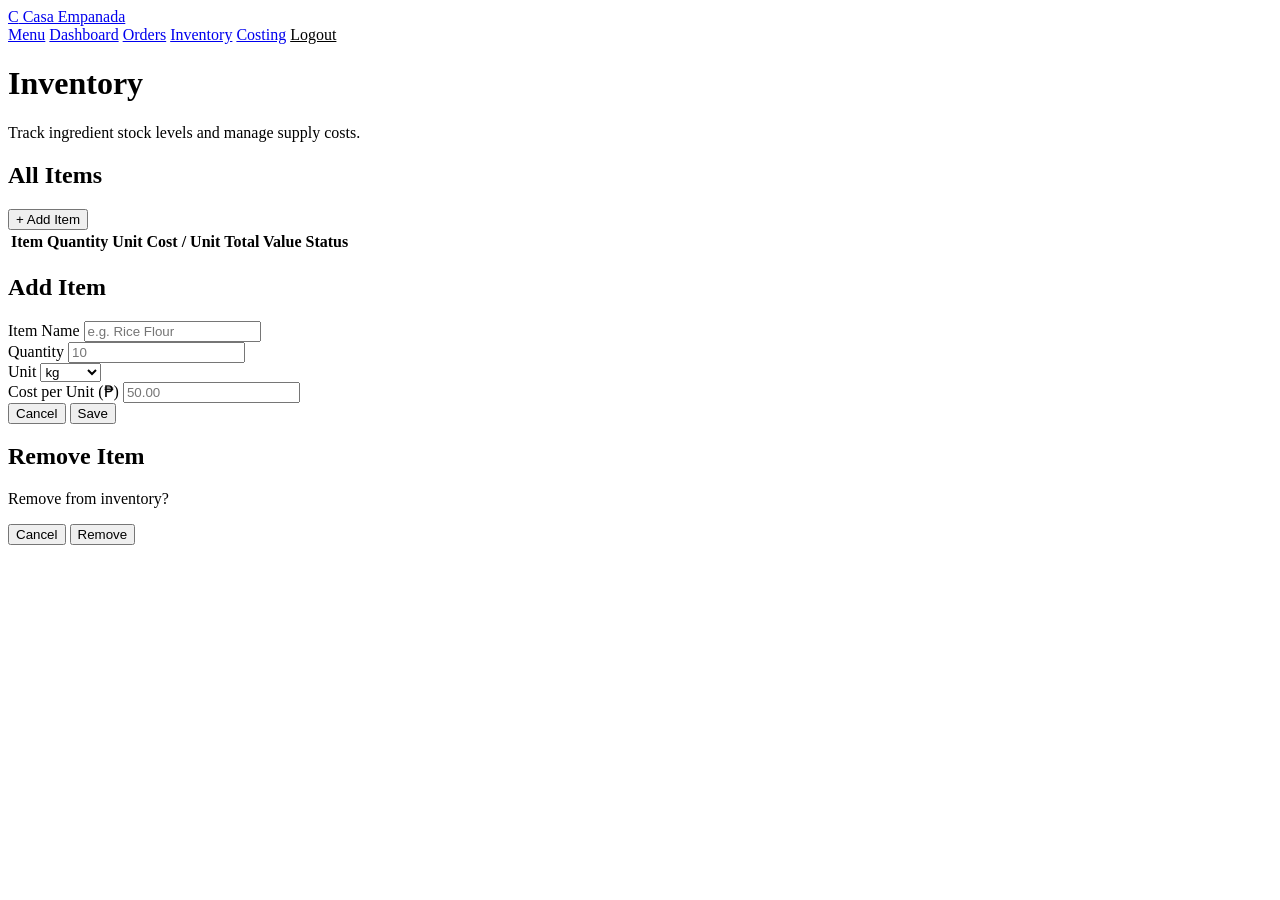
<file: admin/inventory.html>
<!DOCTYPE html>
<html lang="en">
<head>
  <meta charset="UTF-8">
  <meta name="viewport" content="width=device-width, initial-scale=1.0">
  <title>Inventory — Casa Empanada</title>
  <link rel="stylesheet" href="https://casa-empanada.pages.dev/css/style.css">
</head>
<body>
  <header class="site-header">
    <div class="header-inner">
      <a href="https://casa-empanada.pages.dev/" class="logo">
        <span class="logo-icon">C</span>
        Casa Empanada
      </a>
      <nav class="site-nav">
        <a href="https://casa-empanada.pages.dev/">Menu</a>
        <a href="dashboard.html">Dashboard</a>
        <a href="orders.html">Orders</a>
        <a href="inventory.html" class="active">Inventory</a>
        <a href="calculator.html">Costing</a>
        <a href="login.html" onclick="Auth.logout()" style="color:var(--orange-500);">Logout</a>
      </nav>
    </div>
  </header>

  <main class="page">
    <div class="page-header">
      <h1>Inventory</h1>
      <p>Track ingredient stock levels and manage supply costs.</p>
    </div>

    <div class="inventory-stats" id="invStats"></div>

    <div class="card">
      <div class="card-header">
        <h2>All Items</h2>
        <button class="btn btn-primary" onclick="openAddModal()">+ Add Item</button>
      </div>
      <div class="table-wrap">
        <table>
          <thead>
            <tr>
              <th>Item</th>
              <th>Quantity</th>
              <th>Unit</th>
              <th>Cost / Unit</th>
              <th>Total Value</th>
              <th>Status</th>
              <th></th>
            </tr>
          </thead>
          <tbody id="invBody"></tbody>
        </table>
      </div>
    </div>
  </main>

  <div class="modal-overlay" id="invModal">
    <div class="modal">
      <h2 id="invModalTitle">Add Item</h2>
      <form id="invForm" autocomplete="off">
        <div class="form-group">
          <label for="invName">Item Name</label>
          <input type="text" class="form-input" id="invName" placeholder="e.g. Rice Flour" required>
        </div>
        <div class="form-row">
          <div class="form-group">
            <label for="invQty">Quantity</label>
            <input type="number" class="form-input" id="invQty" placeholder="10" step="0.1" min="0" required>
          </div>
          <div class="form-group">
            <label for="invUnit">Unit</label>
            <select class="form-select" id="invUnit" required>
              <option value="kg">kg</option>
              <option value="g">g</option>
              <option value="L">L</option>
              <option value="mL">mL</option>
              <option value="pcs">pieces</option>
              <option value="packs">packs</option>
              <option value="bags">bags</option>
              <option value="boxes">boxes</option>
            </select>
          </div>
        </div>
        <div class="form-group">
          <label for="invCost">Cost per Unit (₱)</label>
          <input type="number" class="form-input" id="invCost" placeholder="50.00" step="0.01" min="0" required>
        </div>
        <div class="modal-actions">
          <input type="hidden" id="invEditId" value="">
          <button class="btn btn-secondary" type="button" onclick="closeInvModal()">Cancel</button>
          <button class="btn btn-primary" type="submit">Save</button>
        </div>
      </form>
    </div>
  </div>

  <div class="modal-overlay" id="deleteInvModal">
    <div class="modal">
      <h2>Remove Item</h2>
      <p style="color:var(--neutral-500);">Remove <strong id="deleteInvName"></strong> from inventory?</p>
      <div class="modal-actions">
        <button class="btn btn-secondary" onclick="closeDeleteInvModal()">Cancel</button>
        <button class="btn btn-danger" id="confirmDeleteInv">Remove</button>
      </div>
    </div>
  </div>

  <script>window.API_BASE = 'https://casa-empanada.pages.dev/api';</script>
  <script src="https://casa-empanada.pages.dev/js/data.js"></script>
  <script src="https://casa-empanada.pages.dev/js/api.js"></script>
  <script src="https://casa-empanada.pages.dev/js/auth.js"></script>
  <script>
    if (!Auth.guard()) {}

    let deleteInvTarget = null;

    function renderInventory() {
      const items = DB.inventory;
      const tbody = document.getElementById('invBody');
      const totalValue = items.reduce((s, i) => s + i.qty * i.cost, 0);
      const totalItems = items.length;
      const lowStock = items.filter(i => i.qty < 10).length;
      const estMonthly = totalValue * 0.4;

      document.getElementById('invStats').innerHTML = `
        <div class="stat-card"><div class="label">Total Items</div><div class="value">${totalItems}</div></div>
        <div class="stat-card"><div class="label">Inventory Value</div><div class="value orange">₱${totalValue.toFixed(2)}</div></div>
        <div class="stat-card"><div class="label">Low Stock Items</div><div class="value ${lowStock > 0 ? 'red' : 'green'}">${lowStock}</div></div>
        <div class="stat-card"><div class="label">Est. Monthly Usage</div><div class="value orange">₱${estMonthly.toFixed(2)}</div></div>
      `;

      if (!items.length) {
        tbody.innerHTML = '<tr><td colspan="7" style="text-align:center;padding:3rem;color:var(--neutral-400);">No inventory items yet.</td></tr>';
        return;
      }

      tbody.innerHTML = items.map(i => `
        <tr>
          <td><strong>${i.name}</strong></td>
          <td>${i.qty}</td>
          <td>${i.unit}</td>
          <td>₱${i.cost.toFixed(2)}</td>
          <td>₱${(i.qty * i.cost).toFixed(2)}</td>
          <td>${i.qty < 10 ? '<span class="badge badge-danger">Low</span>' : i.qty < 30 ? '<span class="badge badge-warning">Medium</span>' : '<span class="badge badge-success">Stocked</span>'}</td>
          <td>
            <button class="btn btn-ghost btn-sm" onclick="editInv(${i.id})">Edit</button>
            <button class="btn btn-danger btn-sm" onclick="promptDeleteInv(${i.id})">Remove</button>
          </td>
        </tr>
      `).join('');
    }

    function openAddModal() {
      document.getElementById('invModalTitle').textContent = 'Add Item';
      document.getElementById('invEditId').value = '';
      document.getElementById('invForm').reset();
      document.getElementById('invModal').classList.add('open');
    }

    function closeInvModal() {
      document.getElementById('invModal').classList.remove('open');
    }

    function submitInvItem(e) {
      e.preventDefault();
      const editId = document.getElementById('invEditId').value;
      const name = document.getElementById('invName').value.trim();
      const qty = parseFloat(document.getElementById('invQty').value);
      const unit = document.getElementById('invUnit').value;
      const cost = parseFloat(document.getElementById('invCost').value);

      if (!name || isNaN(qty) || isNaN(cost)) return;

      const data = { name, qty, unit, cost };

      if (editId) {
        DB.sync.updateInventoryItem(parseInt(editId), data);
        DB.toast('Item updated');
      } else {
        DB.sync.addInventoryItem(data);
        DB.toast('Item added');
      }
      closeInvModal();
      renderInventory();
    }

    document.getElementById('invForm').addEventListener('submit', submitInvItem);

    function editInv(id) {
      const item = DB.inventory.find(i => i.id === id);
      if (!item) return;
      document.getElementById('invModalTitle').textContent = 'Edit Item';
      document.getElementById('invEditId').value = item.id;
      document.getElementById('invName').value = item.name;
      document.getElementById('invQty').value = item.qty;
      document.getElementById('invUnit').value = item.unit;
      document.getElementById('invCost').value = item.cost;
      document.getElementById('invModal').classList.add('open');
    }

    function promptDeleteInv(id) {
      deleteInvTarget = id;
      const item = DB.inventory.find(i => i.id === id);
      document.getElementById('deleteInvName').textContent = item ? item.name : 'this item';
      document.getElementById('deleteInvModal').classList.add('open');
    }

    function closeDeleteInvModal() {
      deleteInvTarget = null;
      document.getElementById('deleteInvModal').classList.remove('open');
    }

    document.getElementById('confirmDeleteInv').addEventListener('click', () => {
      if (deleteInvTarget === null) return;
      DB.sync.deleteInventoryItem(deleteInvTarget);
      deleteInvTarget = null;
      closeDeleteInvModal();
      renderInventory();
      DB.toast('Item removed');
    });

    document.getElementById('invModal').addEventListener('click', e => {
      if (e.target === e.currentTarget) closeInvModal();
    });

    document.getElementById('deleteInvModal').addEventListener('click', e => {
      if (e.target === e.currentTarget) closeDeleteInvModal();
    });

    document.addEventListener('DOMContentLoaded', () => {
      renderInventory();
      DB.sync.init();
    });
  </script>
</body>
</html>
</file>
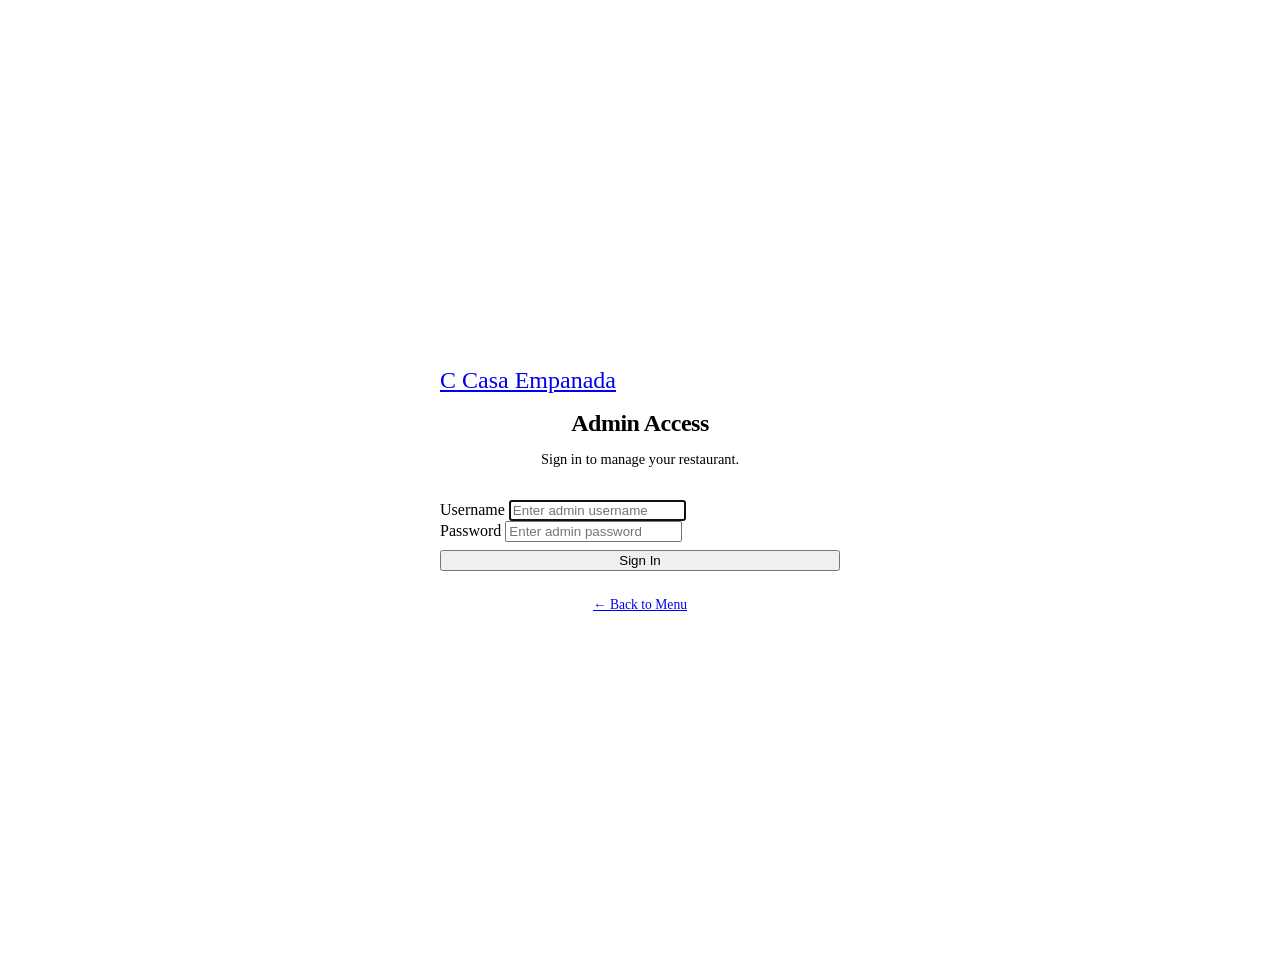
<file: admin/login.html>
<!DOCTYPE html>
<html lang="en">
<head>
  <meta charset="UTF-8">
  <meta name="viewport" content="width=device-width, initial-scale=1.0">
  <title>Admin Login — Casa Empanada</title>
  <link rel="stylesheet" href="https://casa-empanada.pages.dev/css/style.css">
  <style>
    .login-page {
      min-height: 100vh;
      display: flex;
      align-items: center;
      justify-content: center;
      background: linear-gradient(135deg, var(--neutral-50) 0%, var(--orange-50) 100%);
      padding: 2rem;
    }
    .login-card {
      background: white;
      border-radius: var(--radius-xl);
      padding: 2.5rem;
      max-width: 400px;
      width: 100%;
      box-shadow: var(--shadow-lg);
      border: 1px solid var(--neutral-200);
      animation: fadeUp 0.5s ease;
    }
    .login-card .logo {
      justify-content: center;
      margin-bottom: 0.5rem;
      font-size: 1.5rem;
    }
    .login-card h1 {
      text-align: center;
      font-size: 1.5rem;
      font-weight: 700;
      letter-spacing: -0.02em;
      margin-bottom: 0.25rem;
    }
    .login-card p {
      text-align: center;
      color: var(--neutral-500);
      font-size: 0.9rem;
      margin-bottom: 2rem;
    }
    .login-error {
      background: #FEE2E2;
      color: #DC2626;
      padding: 10px 14px;
      border-radius: var(--radius-sm);
      font-size: 0.85rem;
      font-weight: 500;
      margin-bottom: 1rem;
      display: none;
    }
    .login-error.visible { display: block; }
  </style>
</head>
<body>
  <div class="login-page">
    <div class="login-card">
      <a href="../index.html" class="logo" style="pointer-events:none;">
        <span class="logo-icon">C</span>
        Casa Empanada
      </a>
      <h1>Admin Access</h1>
      <p>Sign in to manage your restaurant.</p>

      <div class="login-error" id="loginError">Invalid credentials. Try again.</div>

      <form id="loginForm" autocomplete="off">
        <div class="form-group">
          <label for="username">Username</label>
          <input type="text" class="form-input" id="username" placeholder="Enter admin username" required autofocus>
        </div>
        <div class="form-group">
          <label for="password">Password</label>
          <input type="password" class="form-input" id="password" placeholder="Enter admin password" required>
        </div>
        <button type="submit" class="btn btn-primary btn-lg" style="width:100%;margin-top:0.5rem;">Sign In</button>
      </form>

      <div style="text-align:center;margin-top:1.5rem;">
        <a href="https://casa-empanada.pages.dev/" class="btn btn-ghost" style="font-size:0.85rem;">&larr; Back to Menu</a>
      </div>
    </div>
  </div>

  <script src="https://casa-empanada.pages.dev/js/data.js"></script>
  <script src="https://casa-empanada.pages.dev/js/auth.js"></script>
  <script>
    if (Auth.check()) {
      window.location.href = 'dashboard.html';
    }

    document.getElementById('loginForm').addEventListener('submit', e => {
      e.preventDefault();
      const user = document.getElementById('username').value.trim();
      const pass = document.getElementById('password').value;
      const err = document.getElementById('loginError');

      if (Auth.login(user, pass)) {
        err.classList.remove('visible');
        window.location.href = 'dashboard.html';
      } else {
        err.classList.add('visible');
        document.getElementById('password').value = '';
        document.getElementById('password').focus();
      }
    });
  </script>
</body>
</html>
</file>
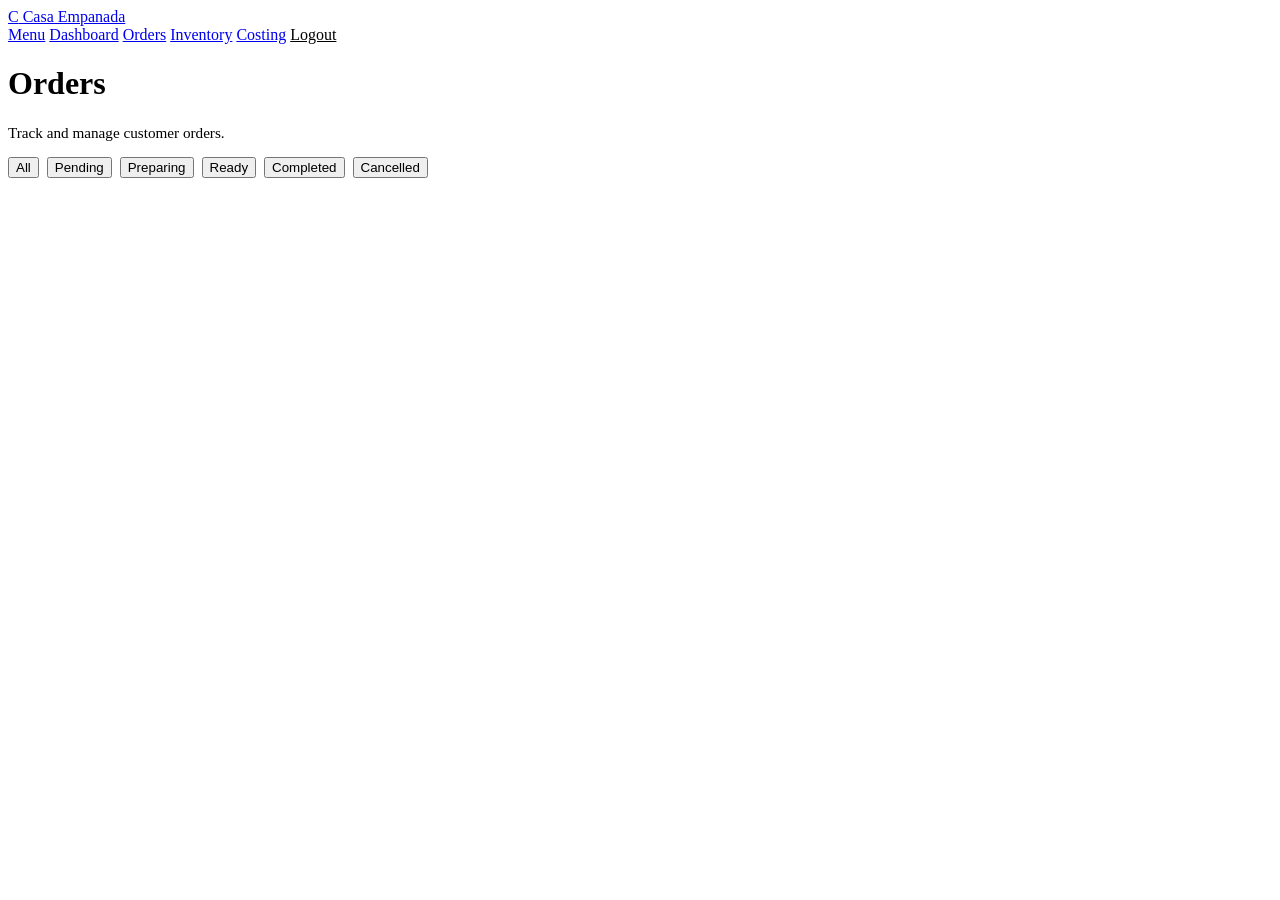
<file: admin/orders.html>
<!DOCTYPE html>
<html lang="en">
<head>
  <meta charset="UTF-8">
  <meta name="viewport" content="width=device-width, initial-scale=1.0">
  <title>Orders — Casa Empanada</title>
  <link rel="stylesheet" href="https://casa-empanada.pages.dev/css/style.css">
</head>
<body>
  <header class="site-header">
    <div class="header-inner">
      <a href="https://casa-empanada.pages.dev/" class="logo">
        <span class="logo-icon">C</span>
        Casa Empanada
      </a>
      <nav class="site-nav">
        <a href="https://casa-empanada.pages.dev/">Menu</a>
        <a href="dashboard.html">Dashboard</a>
        <a href="orders.html" class="active">Orders</a>
        <a href="inventory.html">Inventory</a>
        <a href="calculator.html">Costing</a>
        <a href="login.html" onclick="Auth.logout()" style="color:var(--orange-500);">Logout</a>
      </nav>
    </div>
  </header>

  <main class="page">
    <div class="orders-header">
      <div>
        <h1>Orders</h1>
        <p style="color:var(--neutral-500);font-size:0.95rem;margin-top:4px;">Track and manage customer orders.</p>
      </div>
      <div style="display:flex;gap:8px;flex-wrap:wrap;">
        <button class="btn btn-ghost status-filter active" data-filter="all">All</button>
        <button class="btn btn-ghost status-filter" data-filter="pending">Pending</button>
        <button class="btn btn-ghost status-filter" data-filter="preparing">Preparing</button>
        <button class="btn btn-ghost status-filter" data-filter="ready">Ready</button>
        <button class="btn btn-ghost status-filter" data-filter="completed">Completed</button>
        <button class="btn btn-ghost status-filter" data-filter="cancelled">Cancelled</button>
      </div>
    </div>

    <div id="ordersContainer"></div>
  </main>

  <script>window.API_BASE = 'https://casa-empanada.pages.dev/api';</script>
  <script src="https://casa-empanada.pages.dev/js/data.js"></script>
  <script src="https://casa-empanada.pages.dev/js/api.js"></script>
  <script src="https://casa-empanada.pages.dev/js/auth.js"></script>
  <script>
    if (!Auth.guard()) {}

    let statusFilter = 'all';

    const STATUS_MAP = {
      pending: { label: 'Pending', class: 'badge-yellow' },
      preparing: { label: 'Preparing', class: 'badge-orange' },
      ready: { label: 'Ready', class: 'badge-blue' },
      completed: { label: 'Completed', class: 'badge-green' },
      cancelled: { label: 'Cancelled', class: 'badge-red' }
    };

    const STATUS_FLOW = ['pending', 'preparing', 'ready', 'completed'];

    function formatTime(iso) {
      try {
        const d = new Date(iso);
        return d.toLocaleDateString('en-PH', { month: 'short', day: 'numeric', year: 'numeric' }) +
          ' at ' + d.toLocaleTimeString('en-PH', { hour: '2-digit', minute: '2-digit' });
      } catch { return iso; }
    }

    function renderOrders() {
      const container = document.getElementById('ordersContainer');
      let orders = DB.orders;

      if (statusFilter !== 'all') {
        orders = orders.filter(o => o.status === statusFilter);
      }

      orders.sort((a, b) => new Date(b.timestamp) - new Date(a.timestamp));

      if (!orders.length) {
        container.innerHTML = '<div class="card"><div class="empty-state"><div class="icon">&#x1F4CB;</div><h3>No orders yet</h3><p>' +
          (statusFilter === 'all' ? 'Orders will appear here once customers place them.' : 'No ' + statusFilter + ' orders.') +
          '</p></div></div>';
        return;
      }

      container.innerHTML = orders.map(o => {
        const statusInfo = STATUS_MAP[o.status] || STATUS_MAP.pending;
        const itemsList = o.items.map(i => `${i.emoji || ''} ${i.name} x${i.qty}`).join(', ');

        return `
          <div class="order-card">
            <div class="order-card-top">
              <div>
                <span class="order-card-id">Order #${o.id}</span>
                <span class="badge ${statusInfo.class}" style="margin-left:8px;">${statusInfo.label}</span>
              </div>
              <span class="order-card-time">${formatTime(o.timestamp)}</span>
            </div>

            ${o.customerName ? `
              <div style="font-size:0.88rem;color:var(--neutral-600);margin-bottom:6px;">
                <strong>Customer:</strong> ${o.customerName} ${o.customerPhone ? '&middot; ' + o.customerPhone : ''}
              </div>
            ` : ''}

            <div class="order-card-items">
              <strong>Items:</strong> ${itemsList}
              <br>
              <strong>Service:</strong> ${o.serviceType === 'delivery' ? 'Delivery' : 'Pickup'}
            </div>

            ${o.serviceType === 'delivery' && o.address ? `
              <div class="order-card-address">
                <strong>Deliver to:</strong> ${o.address}
              </div>
            ` : ''}

            <div class="order-card-footer">
              <span class="order-card-total">&#x20B1;${o.total.toFixed(2)}</span>
              <div style="display:flex;gap:8px;align-items:center;flex-wrap:wrap;">
                <select class="status-select" onchange="updateStatus(${o.id}, this.value)">
                  <option value="pending" ${o.status === 'pending' ? 'selected' : ''}>Pending</option>
                  <option value="preparing" ${o.status === 'preparing' ? 'selected' : ''}>Preparing</option>
                  <option value="ready" ${o.status === 'ready' ? 'selected' : ''}>Ready</option>
                  <option value="completed" ${o.status === 'completed' ? 'selected' : ''}>Completed</option>
                  <option value="cancelled" ${o.status === 'cancelled' ? 'selected' : ''}>Cancelled</option>
                </select>
                ${o.status === 'pending' ? `
                  <button class="btn btn-danger btn-sm" onclick="cancelOrder(${o.id})">Cancel</button>
                ` : ''}
                ${o.status === 'completed' || o.status === 'cancelled' ? `
                  <button class="btn btn-ghost btn-sm" style="color:var(--neutral-400);" onclick="deleteOrder(${o.id})">Delete</button>
                ` : ''}
              </div>
            </div>
          </div>
        `;
      }).join('');
    }

    function updateStatus(id, newStatus) {
      DB.sync.updateOrder(id, { status: newStatus });
      renderOrders();
      DB.toast('Order #' + id + ' updated to ' + STATUS_MAP[newStatus].label);
    }

    function cancelOrder(id) {
      if (!confirm('Cancel order #' + id + '?')) return;
      updateStatus(id, 'cancelled');
    }

    function deleteOrder(id) {
      if (!confirm('Delete order #' + id + ' permanently?')) return;
      DB.sync.deleteOrder(id);
      renderOrders();
      DB.toast('Order #' + id + ' deleted');
    }

    document.querySelectorAll('.status-filter').forEach(btn => {
      btn.addEventListener('click', () => {
        document.querySelectorAll('.status-filter').forEach(b => b.classList.remove('active'));
        btn.classList.add('active');
        statusFilter = btn.dataset.filter;
        renderOrders();
      });
    });

    document.addEventListener('DOMContentLoaded', () => {
      renderOrders();
      DB.sync.init();
    });
  </script>
</body>
</html>
</file>
<file: css/style.css>
@import url('https://fonts.googleapis.com/css2?family=Inter:wght@300;400;500;600;700;800;900&display=swap');

:root {
  --yellow-50: #FFFDE7;
  --yellow-100: #FFF8DC;
  --yellow-200: #FFF0A0;
  --yellow-300: #FFE45C;
  --yellow-400: #FFD700;
  --yellow-500: #F5C518;
  --yellow-600: #DBA800;
  --yellow-700: #B88A00;
  --yellow-800: #8A6800;
  --yellow-900: #5C4500;

  --orange-400: #FF8C2E;
  --orange-500: #FF6B00;
  --orange-600: #E65C00;
  --orange-700: #C44D00;
  --orange-800: #9A3A00;

  --neutral-50: #F8F7F4;
  --neutral-100: #EDECE8;
  --neutral-200: #D4D2CC;
  --neutral-300: #B3B0A8;
  --neutral-400: #8C8980;
  --neutral-500: #66635A;
  --neutral-600: #4A4740;
  --neutral-700: #33312B;
  --neutral-800: #1C1B18;
  --neutral-900: #0A0A08;

  --black: #0A0A08;
  --black-soft: #1A1915;

  --font: 'Inter', -apple-system, BlinkMacSystemFont, 'Segoe UI', Roboto, sans-serif;

  --radius-sm: 8px;
  --radius-md: 12px;
  --radius-lg: 20px;
  --radius-xl: 28px;
  --radius-full: 9999px;

  --shadow-sm: 0 1px 3px rgba(0,0,0,0.08), 0 1px 2px rgba(0,0,0,0.06);
  --shadow-md: 0 4px 14px rgba(0,0,0,0.10), 0 2px 6px rgba(0,0,0,0.06);
  --shadow-lg: 0 12px 36px rgba(0,0,0,0.12), 0 4px 12px rgba(0,0,0,0.08);
  --shadow-xl: 0 24px 48px rgba(0,0,0,0.18);
  --shadow-glow: 0 0 20px rgba(255, 107, 0, 0.15);

  --glass: rgba(255, 255, 255, 0.85);
  --glass-border: rgba(255, 255, 255, 0.3);
  --glass-blur: 20px;

  --transition: 0.3s cubic-bezier(0.25, 0.1, 0.25, 1);
  --transition-fast: 0.15s cubic-bezier(0.25, 0.1, 0.25, 1);
  --transition-spring: 0.5s cubic-bezier(0.34, 1.56, 0.64, 1);
}

*, *::before, *::after { box-sizing: border-box; margin: 0; padding: 0; }

html {
  font-size: 16px;
  -webkit-font-smoothing: antialiased;
  -moz-osx-font-smoothing: grayscale;
  scroll-behavior: smooth;
}

body {
  font-family: var(--font);
  background: var(--neutral-50);
  color: var(--neutral-900);
  line-height: 1.6;
  min-height: 100vh;
}

a { color: inherit; text-decoration: none; }
button { font-family: inherit; cursor: pointer; border: none; background: none; }
input, select, textarea { font-family: inherit; }
ul, ol { list-style: none; }
img { max-width: 100%; display: block; }

::-webkit-scrollbar { width: 6px; }
::-webkit-scrollbar-track { background: transparent; }
::-webkit-scrollbar-thumb { background: var(--neutral-300); border-radius: 3px; }

/* ─── Hero Background Carousel ─── */
.hero-wrapper {
  position: relative;
  overflow: hidden;
  min-height: 580px;
  display: flex;
  align-items: center;
  justify-content: center;
  background: var(--black-soft);
}

.hero-bg {
  position: absolute;
  inset: -8px;
  z-index: 0;
  background-size: cover;
  background-position: center;
  opacity: 0;
  animation: bgCrossfade 30s infinite;
  filter: brightness(0.35) saturate(1.2) contrast(1.1);
}

.hero-bg::after {
  content: '';
  position: absolute;
  inset: 0;
  background: linear-gradient(180deg, rgba(0,0,0,0.3) 0%, rgba(0,0,0,0.5) 50%, rgba(0,0,0,0.7) 100%);
}

.hero-bg:nth-child(1) { animation-delay: 0s; }
.hero-bg:nth-child(2) { animation-delay: 6s; }
.hero-bg:nth-child(3) { animation-delay: 12s; }
.hero-bg:nth-child(4) { animation-delay: 18s; }
.hero-bg:nth-child(5) { animation-delay: 24s; }

@keyframes bgCrossfade {
  0%   { opacity: 0; transform: scale(1.05); }
  4%   { opacity: 1; transform: scale(1); }
  16%  { opacity: 1; transform: scale(1); }
  20%  { opacity: 0; transform: scale(1.05); }
  100% { opacity: 0; transform: scale(1.05); }
}

.hero {
  position: relative;
  z-index: 1;
  text-align: center;
  padding: 4.5rem 1.5rem;
  max-width: 720px;
  width: 100%;
}

.hero-emoji { font-size: 3rem; margin-bottom: 0.5rem; display: block; filter: drop-shadow(0 2px 8px rgba(0,0,0,0.3)); }

.hero-tagline {
  font-size: 0.8rem;
  color: var(--yellow-400);
  letter-spacing: 0.15em;
  text-transform: uppercase;
  font-weight: 700;
  margin-bottom: 0.75rem;
  text-shadow: 0 2px 12px rgba(0,0,0,0.4);
}

.hero h1 {
  font-size: 3.25rem;
  font-weight: 900;
  letter-spacing: -0.04em;
  line-height: 1.1;
  color: white;
  text-shadow: 0 2px 24px rgba(0,0,0,0.5);
}

.hero p {
  font-size: 1.1rem;
  color: rgba(255,255,255,0.8);
  margin-top: 1rem;
  max-width: 500px;
  margin-inline: auto;
  text-shadow: 0 1px 8px rgba(0,0,0,0.3);
}

.hero-sub {
  font-size: 0.9rem;
  color: rgba(255,255,255,0.65);
  margin-top: 0.75rem;
  line-height: 1.8;
}

.hero-sub .divider { color: var(--orange-400); margin: 0 8px; }

.service-toggle {
  display: inline-flex;
  align-items: center;
  background: rgba(0,0,0,0.5);
  backdrop-filter: blur(12px);
  -webkit-backdrop-filter: blur(12px);
  padding: 4px;
  border-radius: var(--radius-full);
  margin-top: 1.5rem;
  gap: 4px;
  border: 1px solid rgba(255,255,255,0.1);
}

.service-btn {
  padding: 10px 28px;
  border-radius: var(--radius-full);
  font-size: 0.9rem;
  font-weight: 600;
  color: rgba(255,255,255,0.6);
  transition: var(--transition);
}

.service-btn.active {
  background: var(--yellow-400);
  color: var(--black);
  box-shadow: var(--shadow-md);
}

.service-btn:hover:not(.active) { color: rgba(255,255,255,0.9); }

/* ─── Delivery Address Form ─── */
.delivery-address-wrap {
  max-width: 460px;
  margin: 1rem auto 0;
  display: none;
  background: rgba(0,0,0,0.4);
  backdrop-filter: blur(16px);
  -webkit-backdrop-filter: blur(16px);
  border-radius: var(--radius-lg);
  padding: 1.25rem;
  border: 1px solid rgba(255,255,255,0.08);
}

.delivery-address-wrap.visible { display: block; animation: fadeUp 0.3s ease; }

.delivery-address-wrap .form-group { margin-bottom: 0.85rem; }
.delivery-address-wrap .form-group:last-of-type { margin-bottom: 0; }

.delivery-address-wrap label {
  color: rgba(255,255,255,0.8);
  font-size: 0.7rem;
  font-weight: 700;
  text-transform: uppercase;
  letter-spacing: 0.08em;
  margin-bottom: 4px;
}

.delivery-address-wrap .form-input,
.delivery-address-wrap .form-select {
  background: rgba(255,255,255,0.1);
  border: 1px solid rgba(255,255,255,0.15);
  color: white;
  font-size: 0.9rem;
  padding: 9px 12px;
}

.delivery-address-wrap .form-input::placeholder { color: rgba(255,255,255,0.35); }

.delivery-address-wrap .form-input:focus,
.delivery-address-wrap .form-select:focus {
  border-color: var(--yellow-400);
  box-shadow: 0 0 0 3px rgba(255, 215, 0, 0.15);
  background: rgba(255,255,255,0.15);
}

.delivery-address-wrap .form-row { gap: 0.75rem; }

/* ─── Header ─── */
.site-header {
  position: sticky;
  top: 0;
  z-index: 100;
  background: var(--black);
  border-bottom: 1px solid rgba(255,255,255,0.06);
  padding: 0 1.5rem;
}

.header-inner {
  max-width: 1280px;
  margin: 0 auto;
  display: flex;
  align-items: center;
  justify-content: space-between;
  height: 60px;
}

.logo {
  display: flex;
  align-items: center;
  gap: 10px;
  font-weight: 800;
  font-size: 1.3rem;
  letter-spacing: -0.02em;
  color: var(--yellow-400);
  flex-shrink: 0;
}

.logo-icon {
  width: 34px;
  height: 34px;
  background: linear-gradient(135deg, var(--yellow-400), var(--orange-500));
  border-radius: var(--radius-sm);
  display: flex;
  align-items: center;
  justify-content: center;
  color: var(--black);
  font-size: 1rem;
  font-weight: 900;
  flex-shrink: 0;
}

.site-nav {
  display: flex;
  align-items: center;
  gap: 2px;
  overflow-x: auto;
  -webkit-overflow-scrolling: touch;
}

.site-nav a {
  padding: 7px 14px;
  border-radius: var(--radius-full);
  font-size: 0.82rem;
  font-weight: 500;
  color: rgba(255,255,255,0.55);
  transition: var(--transition);
  white-space: nowrap;
}

.site-nav a:hover { background: rgba(255,255,255,0.08); color: rgba(255,255,255,0.9); }
.site-nav a.active { background: rgba(255,255,255,0.1); color: var(--yellow-400); }

/* ─── Layout ─── */
.page {
  max-width: 1280px;
  margin: 0 auto;
  padding: 2rem;
  animation: fadeUp 0.5s ease;
}

.page-full { max-width: 100%; padding: 0; }

@keyframes fadeUp {
  from { opacity: 0; transform: translateY(16px); }
  to { opacity: 1; transform: translateY(0); }
}

.page-header { margin-bottom: 2rem; }

.page-header h1 {
  font-size: 2rem;
  font-weight: 800;
  letter-spacing: -0.03em;
  line-height: 1.2;
  color: var(--neutral-900);
}

.page-header p {
  font-size: 1rem;
  color: var(--neutral-500);
  margin-top: 4px;
  max-width: 520px;
}

/* ─── Cards ─── */
.card {
  background: white;
  border-radius: var(--radius-lg);
  padding: 1.5rem;
  box-shadow: var(--shadow-sm);
  border: 1px solid var(--neutral-200);
  transition: var(--transition);
}

.card:hover { box-shadow: var(--shadow-md); }

.card-header {
  display: flex;
  align-items: center;
  justify-content: space-between;
  margin-bottom: 1.25rem;
}

.card-header h2 { font-size: 1.1rem; font-weight: 700; letter-spacing: -0.01em; }
.card-header h3 { font-size: 1rem; font-weight: 600; }

/* ─── Buttons ─── */
.btn {
  display: inline-flex;
  align-items: center;
  justify-content: center;
  gap: 8px;
  padding: 10px 22px;
  border-radius: var(--radius-full);
  font-size: 0.875rem;
  font-weight: 600;
  transition: var(--transition);
  white-space: nowrap;
  -webkit-tap-highlight-color: transparent;
}

.btn-primary {
  background: linear-gradient(135deg, var(--orange-500), var(--orange-600));
  color: white;
  box-shadow: 0 2px 12px rgba(255, 107, 0, 0.35);
}

.btn-primary:hover {
  background: linear-gradient(135deg, var(--orange-600), var(--orange-700));
  transform: translateY(-1px);
  box-shadow: 0 4px 20px rgba(255, 107, 0, 0.4);
}

.btn-primary:active { transform: translateY(0); }

.btn-secondary { background: var(--neutral-100); color: var(--neutral-700); }
.btn-secondary:hover { background: var(--neutral-200); }

.btn-ghost { color: var(--neutral-500); padding: 8px 12px; }
.btn-ghost:hover { background: var(--neutral-100); color: var(--neutral-700); }
.btn-ghost.active { background: var(--black); color: var(--yellow-400); }

.btn-danger { background: #FEE2E2; color: #DC2626; }
.btn-danger:hover { background: #FECACA; }

.btn-sm { padding: 6px 16px; font-size: 0.8rem; }
.btn-lg { padding: 14px 30px; font-size: 1rem; }

.btn-yellow {
  background: linear-gradient(135deg, var(--yellow-400), var(--yellow-500));
  color: var(--black);
  box-shadow: 0 2px 12px rgba(245, 197, 24, 0.35);
}

.btn-yellow:hover {
  transform: translateY(-1px);
  box-shadow: 0 4px 20px rgba(245, 197, 24, 0.4);
}

/* ─── Forms ─── */
.form-group { margin-bottom: 1.25rem; }

.form-group label {
  display: block;
  font-size: 0.8rem;
  font-weight: 600;
  color: var(--neutral-700);
  margin-bottom: 5px;
  text-transform: uppercase;
  letter-spacing: 0.04em;
}

.form-input, .form-select, .form-textarea {
  width: 100%;
  padding: 10px 14px;
  border: 1.5px solid var(--neutral-200);
  border-radius: var(--radius-sm);
  font-size: 0.9375rem;
  color: var(--neutral-900);
  background: white;
  transition: var(--transition);
  outline: none;
}

.form-input:focus, .form-select:focus, .form-textarea:focus {
  border-color: var(--orange-500);
  box-shadow: 0 0 0 3px rgba(255, 107, 0, 0.12);
}

.form-input::placeholder { color: var(--neutral-400); }

.form-textarea { resize: vertical; min-height: 80px; }

.form-row { display: grid; grid-template-columns: 1fr 1fr; gap: 1rem; }

/* ─── Table ─── */
.table-wrap { overflow-x: auto; border-radius: var(--radius-md); border: 1px solid var(--neutral-200); }

table { width: 100%; border-collapse: collapse; font-size: 0.9rem; }

thead { background: var(--neutral-100); }

th {
  text-align: left;
  padding: 11px 14px;
  font-weight: 600;
  font-size: 0.75rem;
  text-transform: uppercase;
  letter-spacing: 0.06em;
  color: var(--neutral-500);
  border-bottom: 1px solid var(--neutral-200);
}

td { padding: 11px 14px; border-bottom: 1px solid var(--neutral-100); color: var(--neutral-700); vertical-align: middle; }

tr:last-child td { border-bottom: none; }
tr:hover td { background: var(--neutral-50); }

/* ─── Badge / Status ─── */
.badge {
  display: inline-flex;
  align-items: center;
  padding: 3px 12px;
  border-radius: var(--radius-full);
  font-size: 0.68rem;
  font-weight: 700;
  text-transform: uppercase;
  letter-spacing: 0.05em;
}

.badge-yellow { background: var(--yellow-100); color: var(--yellow-800); }
.badge-orange { background: #FFF0E0; color: var(--orange-700); }
.badge-green { background: #DCFCE7; color: #16A34A; }
.badge-blue { background: #DBEAFE; color: #2563EB; }
.badge-red { background: #FEE2E2; color: #DC2626; }
.badge-gray { background: var(--neutral-100); color: var(--neutral-500); }
.badge-success { background: #DCFCE7; color: #16A34A; }
.badge-danger { background: #FEE2E2; color: #DC2626; }
.badge-warning { background: #FEF3C7; color: #D97706; }

/* ─── Modal ─── */
.modal-overlay {
  position: fixed;
  inset: 0;
  background: rgba(0,0,0,0.55);
  backdrop-filter: blur(6px);
  -webkit-backdrop-filter: blur(6px);
  display: flex;
  align-items: center;
  justify-content: center;
  z-index: 200;
  opacity: 0;
  pointer-events: none;
  transition: var(--transition);
  padding: 1rem;
}

.modal-overlay.open { opacity: 1; pointer-events: auto; }

.modal {
  background: white;
  border-radius: var(--radius-xl);
  padding: 1.75rem;
  max-width: 500px;
  width: 100%;
  max-height: 90vh;
  overflow-y: auto;
  box-shadow: var(--shadow-xl);
  transform: scale(0.95) translateY(8px);
  transition: var(--transition-spring);
}

.modal-overlay.open .modal { transform: scale(1) translateY(0); }

.modal h2 { font-size: 1.3rem; font-weight: 700; letter-spacing: -0.02em; margin-bottom: 1.25rem; }

.modal-actions { display: flex; gap: 0.75rem; margin-top: 1.5rem; justify-content: flex-end; flex-wrap: wrap; }

/* ─── Empty State ─── */
.empty-state { text-align: center; padding: 3.5rem 1.5rem; color: var(--neutral-400); }
.empty-state .icon { font-size: 2.5rem; margin-bottom: 0.75rem; opacity: 0.5; }
.empty-state h3 { font-size: 1.1rem; font-weight: 600; color: var(--neutral-500); margin-bottom: 4px; }
.empty-state p { font-size: 0.875rem; }

/* ─── Menu Grid ─── */
.menu-grid {
  display: grid;
  grid-template-columns: repeat(auto-fill, minmax(270px, 1fr));
  gap: 1.25rem;
  padding: 0 1.5rem 6rem;
  max-width: 1280px;
  margin: 0 auto;
}

.menu-item {
  background: white;
  border-radius: var(--radius-lg);
  overflow: hidden;
  box-shadow: var(--shadow-sm);
  border: 1px solid var(--neutral-200);
  transition: var(--transition);
  cursor: default;
}

.menu-item:hover { transform: translateY(-4px); box-shadow: var(--shadow-lg); }

.menu-item-img {
  height: 170px;
  background: linear-gradient(135deg, var(--yellow-100), var(--yellow-200));
  display: flex;
  align-items: center;
  justify-content: center;
  font-size: 3rem;
  position: relative;
  overflow: hidden;
}

.menu-item-img img { width: 100%; height: 100%; object-fit: cover; position: absolute; inset: 0; }

.menu-item-img::after {
  content: '';
  position: absolute;
  inset: 0;
  background: linear-gradient(to bottom, transparent 60%, rgba(0,0,0,0.05));
}

.menu-item-body { padding: 1.25rem; }

.menu-item-body h3 { font-size: 1.05rem; font-weight: 700; letter-spacing: -0.01em; margin-bottom: 4px; }

.menu-item-body .desc {
  font-size: 0.85rem;
  color: var(--neutral-500);
  line-height: 1.5;
  margin-bottom: 12px;
  display: -webkit-box;
  -webkit-line-clamp: 2;
  -webkit-box-orient: vertical;
  overflow: hidden;
}

.menu-item-footer {
  display: flex;
  align-items: center;
  justify-content: space-between;
}

.menu-item-footer .price {
  font-size: 1.2rem;
  font-weight: 800;
  color: var(--orange-600);
}

.menu-item-footer .cat {
  font-size: 0.68rem;
  font-weight: 700;
  text-transform: uppercase;
  letter-spacing: 0.06em;
  color: var(--neutral-400);
  padding: 4px 10px;
  background: var(--neutral-100);
  border-radius: var(--radius-full);
}

/* ─── Toast ─── */
.toast-container {
  position: fixed;
  bottom: 1.5rem;
  right: 1.5rem;
  z-index: 300;
  display: flex;
  flex-direction: column;
  gap: 8px;
  max-width: calc(100vw - 3rem);
}

.toast {
  background: var(--black);
  color: var(--yellow-400);
  padding: 12px 18px;
  border-radius: var(--radius-md);
  font-size: 0.85rem;
  font-weight: 600;
  box-shadow: var(--shadow-lg);
  animation: slideInRight 0.3s ease, fadeOut 0.3s ease 2.7s forwards;
  display: flex;
  align-items: center;
  gap: 8px;
  border: 1px solid rgba(255, 215, 0, 0.15);
}

@keyframes slideInRight { from { transform: translateX(100%); opacity: 0; } to { transform: translateX(0); opacity: 1; } }
@keyframes fadeOut { to { opacity: 0; transform: translateY(-8px); } }

/* ─── Category Pills ─── */
.cat-pills {
  display: flex;
  gap: 8px;
  flex-wrap: wrap;
  padding: 0 1.5rem;
  max-width: 1280px;
  margin: 2rem auto 1.5rem;
}

.cat-pill {
  padding: 8px 18px;
  border-radius: var(--radius-full);
  font-size: 0.84rem;
  font-weight: 500;
  background: white;
  color: var(--neutral-600);
  transition: var(--transition);
  border: 1px solid var(--neutral-200);
  box-shadow: var(--shadow-sm);
  -webkit-tap-highlight-color: transparent;
}

.cat-pill.active {
  background: var(--black);
  color: var(--yellow-400);
  border-color: var(--black);
  box-shadow: var(--shadow-md);
}

.cat-pill:hover:not(.active) { background: var(--neutral-100); border-color: var(--neutral-300); }

/* ─── Order Bar ─── */
.order-bar {
  position: fixed;
  bottom: 1.5rem;
  left: 50%;
  transform: translateX(-50%);
  background: var(--black);
  color: white;
  padding: 12px 22px;
  border-radius: var(--radius-full);
  box-shadow: var(--shadow-xl), var(--shadow-glow);
  font-size: 0.87rem;
  font-weight: 500;
  display: flex;
  align-items: center;
  gap: 12px;
  z-index: 50;
  transition: var(--transition);
  opacity: 0;
  pointer-events: none;
  border: 1px solid rgba(255, 215, 0, 0.12);
  white-space: nowrap;
}

.order-bar.visible { opacity: 1; pointer-events: auto; }

.order-bar .count {
  background: var(--orange-500);
  padding: 2px 10px;
  border-radius: var(--radius-full);
  font-size: 0.8rem;
  font-weight: 700;
  color: white;
}

.order-bar .total { font-weight: 700; color: var(--yellow-400); }

/* ─── Cart Panel ─── */
.cart-panel-overlay {
  position: fixed; inset: 0; z-index: 90;
  background: rgba(0,0,0,0.4);
  opacity: 0; pointer-events: none;
  transition: opacity 0.25s ease;
}
.cart-panel-overlay.visible { opacity: 1; pointer-events: auto; }

.cart-panel {
  position: fixed; bottom: 0; left: 0; right: 0; z-index: 91;
  background: white;
  border-radius: 20px 20px 0 0;
  box-shadow: 0 -8px 40px rgba(0,0,0,0.15);
  transform: translateY(100%);
  transition: transform 0.3s cubic-bezier(0.32,0.72,0,1);
  max-height: 70vh;
  display: flex;
  flex-direction: column;
}
.cart-panel.visible { transform: translateY(0); }

.cart-panel-header {
  display: flex; align-items: center; justify-content: space-between;
  padding: 18px 20px 12px;
  border-bottom: 1px solid var(--neutral-100);
  flex-shrink: 0;
}
.cart-panel-header h2 { font-size: 1.1rem; margin: 0; }
.cart-panel-header .close-btn {
  background: none; border: none; font-size: 1.5rem; cursor: pointer;
  color: var(--neutral-400); padding: 4px; line-height: 1;
}

.cart-panel-body {
  overflow-y: auto;
  padding: 12px 20px;
  flex: 1;
}

.cart-item {
  display: flex; align-items: center; gap: 12px;
  padding: 12px 0;
  border-bottom: 1px solid var(--neutral-100);
  animation: fadeUp 0.25s ease both;
}
.cart-item:last-child { border-bottom: none; }

.cart-item-emoji { font-size: 1.5rem; flex-shrink: 0; }
.cart-item-info { flex: 1; min-width: 0; }
.cart-item-name { font-weight: 600; font-size: 0.9rem; }
.cart-item-price { font-size: 0.8rem; color: var(--neutral-400); }

.cart-item-qty {
  display: flex; align-items: center; gap: 6px;
  flex-shrink: 0;
}
.cart-item-qty button {
  width: 28px; height: 28px; border-radius: 50%;
  border: 1px solid var(--neutral-200);
  background: white; cursor: pointer;
  font-size: 1rem; font-weight: 600;
  display: flex; align-items: center; justify-content: center;
  transition: var(--transition);
  color: var(--black);
}
.cart-item-qty button:active { transform: scale(0.9); }
.cart-item-qty .qty-num {
  min-width: 24px; text-align: center; font-weight: 600; font-size: 0.95rem;
}
.cart-item-remove {
  background: none; border: none; cursor: pointer;
  color: var(--neutral-300); font-size: 1.1rem; padding: 4px;
  transition: var(--transition); line-height: 1;
}
.cart-item-remove:hover { color: #DC2626; }

.cart-panel-footer {
  border-top: 1px solid var(--neutral-100);
  padding: 14px 20px 20px;
  flex-shrink: 0;
}
.cart-panel-total {
  display: flex; justify-content: space-between;
  font-weight: 700; font-size: 1.05rem; margin-bottom: 12px;
}
.cart-panel-actions { display: flex; gap: 10px; }
.cart-panel-actions .btn { flex: 1; }

.cart-empty {
  text-align: center; padding: 2rem 1rem; color: var(--neutral-400);
}

/* ─── QR Code ─── */
.qr-fab {
  position: fixed;
  bottom: 6rem;
  right: 1.5rem;
  width: 48px;
  height: 48px;
  border-radius: 50%;
  background: var(--black);
  color: var(--yellow-400);
  display: flex;
  align-items: center;
  justify-content: center;
  font-size: 1.3rem;
  box-shadow: var(--shadow-lg);
  border: 1px solid rgba(255,215,0,0.15);
  z-index: 45;
  transition: var(--transition);
  -webkit-tap-highlight-color: transparent;
}

.qr-fab:hover { transform: scale(1.1); }

/* ─── Cart FAB ─── */
.cart-fab {
  position: fixed;
  bottom: 10.5rem;
  right: 1.5rem;
  width: 48px;
  height: 48px;
  border-radius: 50%;
  background: var(--yellow-400);
  color: var(--black);
  border: none;
  cursor: pointer;
  box-shadow: 0 4px 16px rgba(0,0,0,0.15);
  display: flex;
  align-items: center;
  justify-content: center;
  z-index: 40;
  transition: transform 0.2s ease, box-shadow 0.2s ease;
}
.cart-fab:active { transform: scale(0.9); }
.cart-fab-badge {
  position: absolute;
  top: -4px;
  right: -4px;
  background: var(--orange-600);
  color: white;
  font-size: 0.65rem;
  font-weight: 700;
  min-width: 18px;
  height: 18px;
  border-radius: 9px;
  display: flex;
  align-items: center;
  justify-content: center;
  padding: 0 4px;
  box-shadow: 0 2px 6px rgba(0,0,0,0.2);
}

.qr-modal-content {
  text-align: center;
}

.qr-modal-content img {
  display: block;
  margin: 0 auto 1rem;
  max-width: 200px;
  width: 100%;
  height: auto;
  border-radius: var(--radius-md);
}

.qr-modal-content p {
  font-size: 0.85rem;
  color: var(--neutral-500);
  word-break: break-all;
}

/* ─── Inventory Stats ─── */
.inventory-stats {
  display: grid;
  grid-template-columns: repeat(auto-fit, minmax(170px, 1fr));
  gap: 1rem;
  margin-bottom: 2rem;
}

.stat-card {
  background: white;
  border-radius: var(--radius-md);
  padding: 1.25rem;
  box-shadow: var(--shadow-sm);
  border: 1px solid var(--neutral-200);
}

.stat-card .label {
  font-size: 0.68rem;
  font-weight: 700;
  text-transform: uppercase;
  letter-spacing: 0.06em;
  color: var(--neutral-400);
}

.stat-card .value {
  font-size: 1.65rem;
  font-weight: 800;
  color: var(--neutral-900);
  margin-top: 4px;
}

.stat-card .value.orange { color: var(--orange-500); }
.stat-card .value.red { color: #DC2626; }
.stat-card .value.green { color: #16A34A; }

/* ─── Calculator ─── */
.calc-layout {
  display: grid;
  grid-template-columns: 1.4fr 1fr;
  gap: 1.5rem;
  align-items: start;
}

.calc-result { position: sticky; top: 84px; }

.cost-item {
  display: flex;
  justify-content: space-between;
  padding: 9px 0;
  border-bottom: 1px solid var(--neutral-100);
  font-size: 0.9rem;
}

.cost-item:last-child { border-bottom: none; }
.cost-item .label { color: var(--neutral-600); }
.cost-item .value { font-weight: 600; }

.cost-total {
  display: flex;
  justify-content: space-between;
  padding: 14px 0 0;
  margin-top: 6px;
  border-top: 2px solid var(--neutral-900);
  font-size: 1.1rem;
  font-weight: 700;
}

/* ─── Admin Layout ─── */
.admin-layout { display: grid; grid-template-columns: 1fr 1fr; gap: 1.5rem; align-items: start; }

/* ─── Orders ─── */
.orders-header {
  display: flex;
  align-items: center;
  justify-content: space-between;
  flex-wrap: wrap;
  gap: 1rem;
  margin-bottom: 2rem;
}

.order-card {
  background: white;
  border-radius: var(--radius-lg);
  padding: 1.25rem;
  box-shadow: var(--shadow-sm);
  border: 1px solid var(--neutral-200);
  margin-bottom: 1rem;
  transition: var(--transition);
}

.order-card:hover { box-shadow: var(--shadow-md); }

.order-card-top {
  display: flex;
  justify-content: space-between;
  align-items: flex-start;
  flex-wrap: wrap;
  gap: 8px;
  margin-bottom: 10px;
}

.order-card-id { font-weight: 700; font-size: 1rem; }
.order-card-time { font-size: 0.78rem; color: var(--neutral-400); }

.order-card-items { font-size: 0.88rem; color: var(--neutral-600); margin-bottom: 8px; line-height: 1.6; }

.order-card-footer {
  display: flex;
  justify-content: space-between;
  align-items: center;
  flex-wrap: wrap;
  gap: 8px;
  padding-top: 10px;
  border-top: 1px solid var(--neutral-100);
}

.order-card-total { font-size: 1.05rem; font-weight: 700; color: var(--orange-600); }

.order-card-address {
  font-size: 0.8rem;
  color: var(--neutral-500);
  background: var(--neutral-50);
  padding: 6px 12px;
  border-radius: var(--radius-sm);
  margin-bottom: 8px;
  line-height: 1.5;
}

.status-select {
  padding: 6px 10px;
  border: 1.5px solid var(--neutral-200);
  border-radius: var(--radius-sm);
  font-size: 0.82rem;
  font-weight: 500;
  outline: none;
  background: white;
  transition: var(--transition);
}

.status-select:focus { border-color: var(--orange-500); }

/* ─── Animations ─── */
@keyframes scaleIn { from { transform: scale(0.95); opacity: 0; } to { transform: scale(1); opacity: 1; } }
.animate-in { animation: scaleIn 0.3s ease; }

/* ─── Responsive ─── */
@media (max-width: 1024px) {
  .grid-4 { grid-template-columns: repeat(2, 1fr); }
  .grid-3 { grid-template-columns: repeat(2, 1fr); }
}

@media (max-width: 768px) {
  .calc-layout { grid-template-columns: 1fr; }
  .calc-result { position: static; }
  .admin-layout { grid-template-columns: 1fr; }
  .form-row { grid-template-columns: 1fr; }
  .site-header { padding: 0 0.75rem; }
  .hero h1 { font-size: 2.2rem; }
  .hero-wrapper { min-height: 480px; }
  .hero { padding: 3rem 1rem; }
  .page { padding: 1.25rem; }
  .page-header h1 { font-size: 1.6rem; }
  .menu-grid { padding: 0 1rem 5rem; gap: 1rem; }
  .cat-pills { padding: 0 1rem; margin: 1.5rem auto 1rem; }
  .service-btn { padding: 8px 20px; font-size: 0.85rem; }
  .logo { font-size: 1.1rem; }
  .logo-icon { width: 30px; height: 30px; font-size: 0.85rem; }
  .order-bar { padding: 10px 16px; gap: 8px; font-size: 0.8rem; }
  .orders-header { flex-direction: column; align-items: stretch; }
  .site-nav a { padding: 6px 10px; font-size: 0.76rem; }
  .qr-fab { bottom: 5rem; right: 1rem; width: 42px; height: 42px; font-size: 1.1rem; }
}

@media (max-width: 480px) {
  .hero h1 { font-size: 1.8rem; }
  .hero-wrapper { min-height: 400px; }
  .hero-emoji { font-size: 2.2rem; }
  .site-nav { gap: 1px; }
  .site-nav a { padding: 5px 8px; font-size: 0.7rem; }
  .menu-grid { grid-template-columns: 1fr; padding: 0 0.75rem 4.5rem; }
  .cat-pills { gap: 6px; }
  .cat-pill { padding: 6px 14px; font-size: 0.78rem; }
  .modal { padding: 1.25rem; }
  .modal-actions { flex-direction: column; }
  .modal-actions .btn { width: 100%; }
  .toast-container { bottom: 1rem; right: 1rem; left: 1rem; max-width: none; }
  .delivery-address-wrap { padding: 1rem; }
  .delivery-address-wrap .form-row { grid-template-columns: 1fr; }
}
</file>
